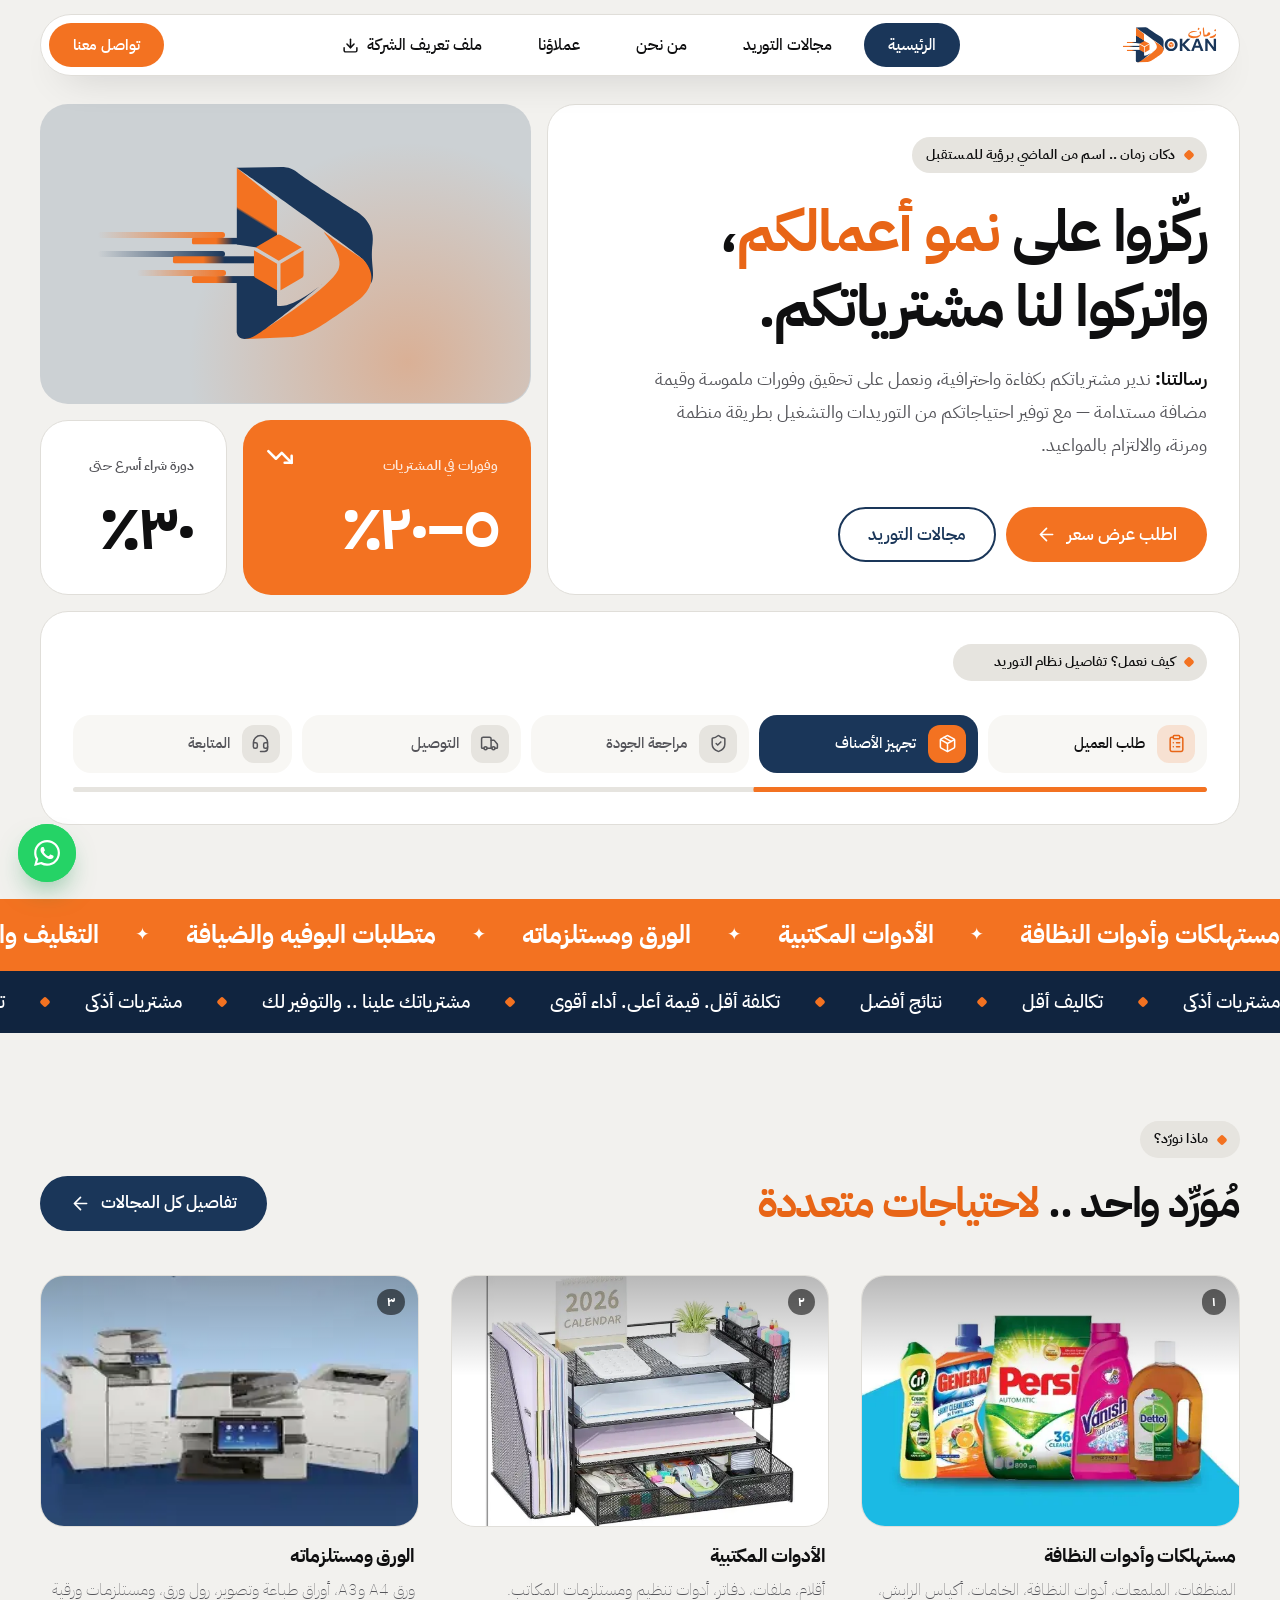
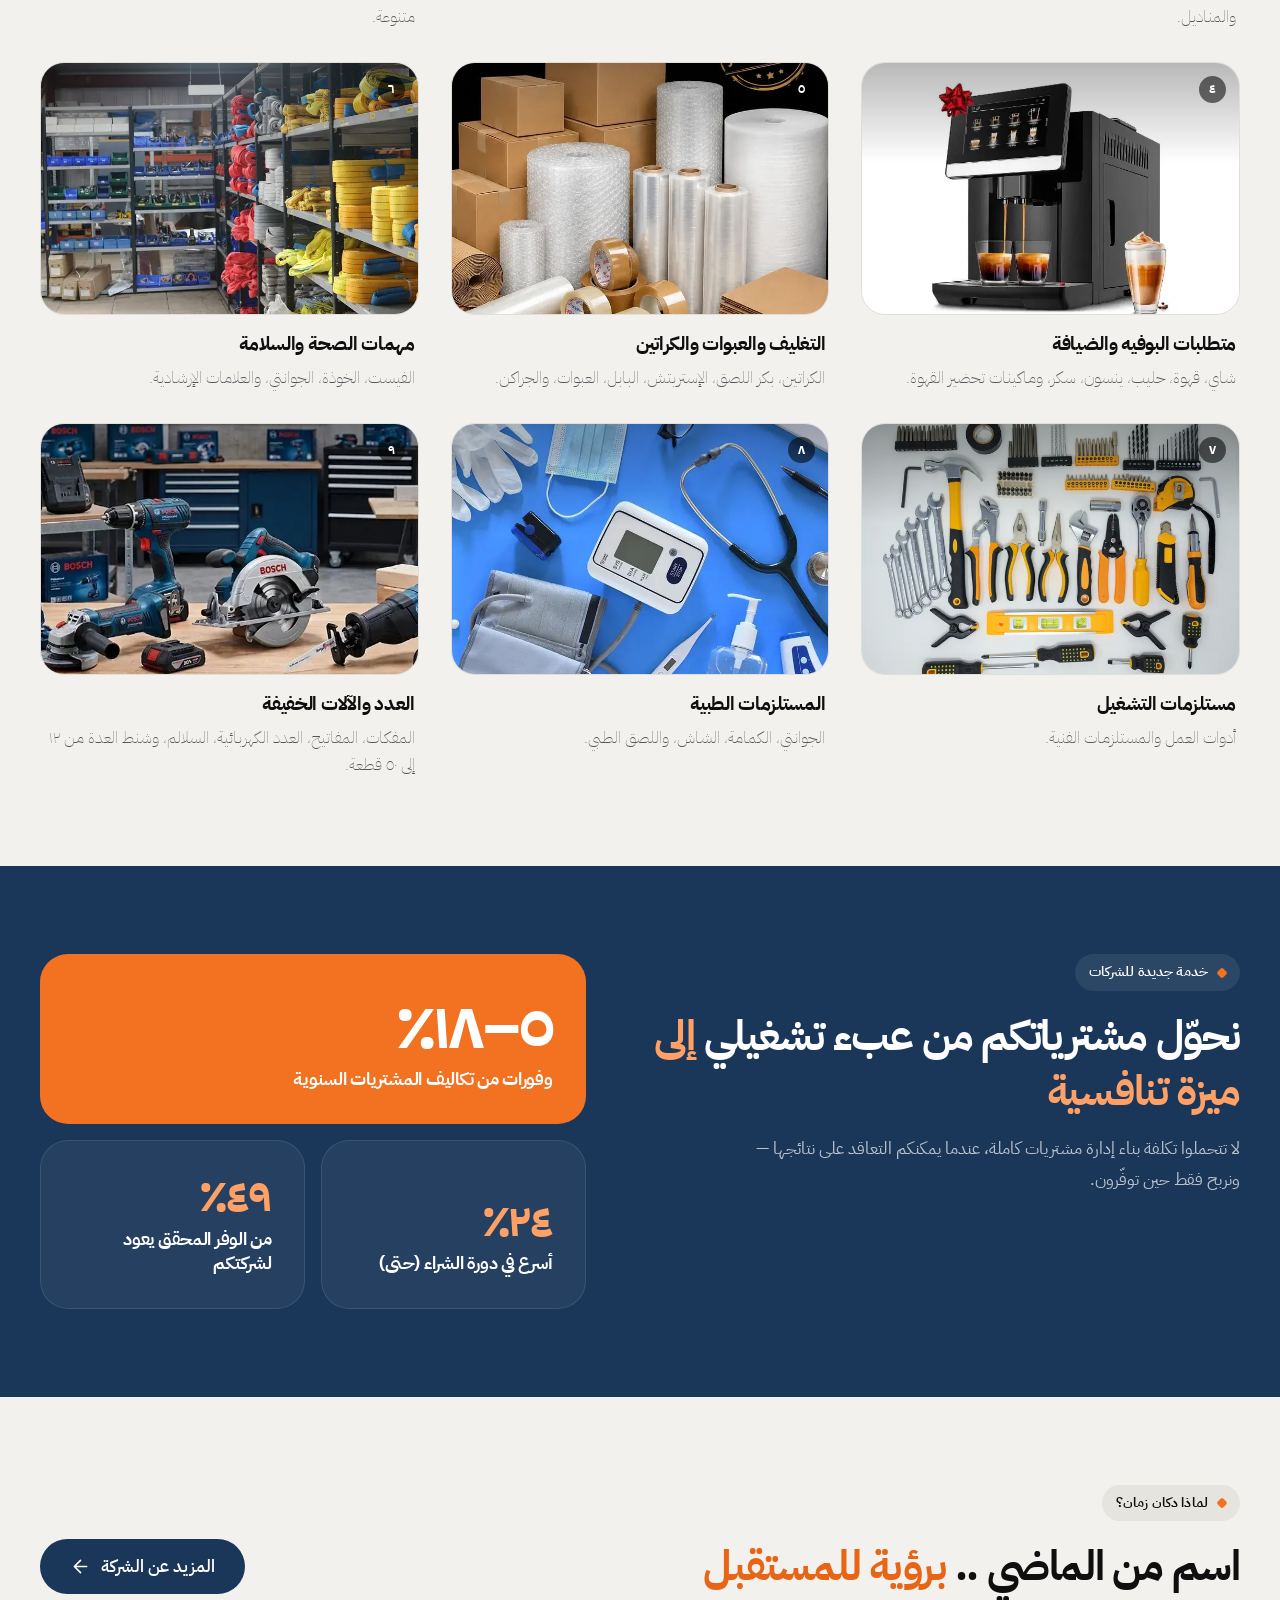
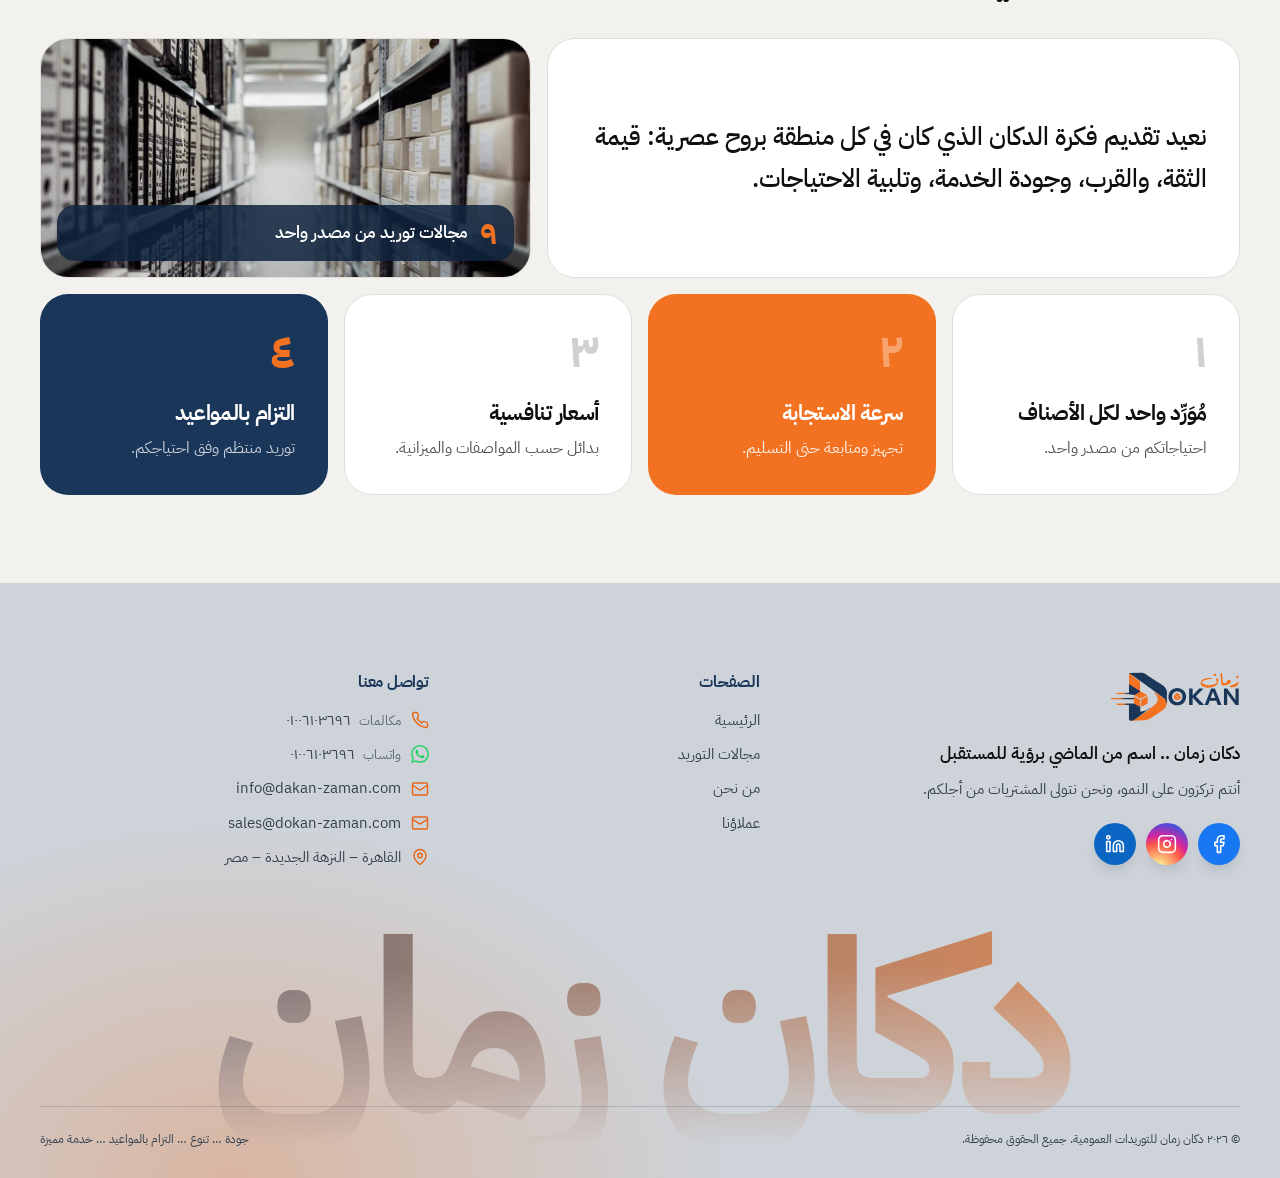
<file: index.html>
<!doctype html>
<html lang="ar" dir="rtl">

<head>
  <meta charset="utf-8">
  <meta name="viewport" content="width=device-width, initial-scale=1">
  <title>دكان زمان | للتوريدات العمومية</title>
  <meta name="description"
    content="دكان زمان .. اسم من الماضي برؤية للمستقبل. ركّزوا على نمو أعمالكم، واتركوا لنا إدارة مشترياتكم بكفاءة واحترافية.">
  <meta name="color-scheme" content="light">
  <meta name="theme-color" content="#F2F1EE">
  <link rel="icon" type="image/svg+xml" href="assets/logos/logo-mark.svg">
  <link rel="preconnect" href="https://fonts.googleapis.com">
  <link rel="preconnect" href="https://fonts.gstatic.com" crossorigin>
  <link rel="preload" as="style" href="https://fonts.googleapis.com/css2?family=IBM+Plex+Sans+Arabic:wght@300;400;500;600;700&display=swap" onload="this.onload=null;this.rel='stylesheet'">
  <noscript><link rel="stylesheet" href="https://fonts.googleapis.com/css2?family=IBM+Plex+Sans+Arabic:wght@300;400;500;600;700&display=swap"></noscript>
  <link rel="stylesheet" href="css/style.css?v=ecbdaaff">
</head>

<body id="top">

  <div data-site="header"></div>
  <noscript><nav class="wrap" style="padding:24px 16px"><a href="index.html">الرئيسية</a> · <a href="categories.html">مجالات التوريد</a> · <a href="about.html">من نحن</a> · <a href="contact.html">تواصل معنا</a></nav></noscript>

  <main>
    <!-- ============ HERO BENTO ============ -->
    <section class="hero" data-anim>
      <div class="wrap bento bento--hero">
        <article class="tile tile--intro" data-reveal>
          <span class="tag"><i></i> دكان زمان .. اسم من الماضي برؤية للمستقبل</span>
          <h1><span class="h1-line">ركّزوا على <span class="hl">نمو أعمالكم</span>،</span> <span class="h1-line">واتركوا لنا مشترياتكم.</span></h1>
          <p><b>رسالتنا:</b> ندير مشترياتكم بكفاءة واحترافية، ونعمل على تحقيق وفورات ملموسة وقيمة مضافة مستدامة — مع
            توفير احتياجاتكم من التوريدات والتشغيل بطريقة منظمة ومرنة، والالتزام بالمواعيد.</p>

          <div class="row-btns">
            <a href="contact.html" class="pill pill--orange pill--lg">اطلب عرض سعر <svg class="ico">
                <use href="#i-arrow" />
              </svg></a>
            <a href="#categories" class="pill pill--line pill--lg">مجالات التوريد</a>
          </div>
        </article>

        <article class="tile tile--blue tile--brand" data-reveal style="--d:.08s">
          <div class="brand-art" aria-hidden="true">
            <span class="brand-art__lines"><i></i><i></i><i></i></span>
            <img src="assets/logos/logo-mark.svg" alt="">
          </div>
        </article>

        <article class="tile tile--orange tile--stat" data-reveal style="--d:.14s">
          <span class="tile__label">وفورات في المشتريات</span>
          <strong class="big"><span class="num"><span data-count="5">٠</span>–<span
                data-count="20">٠</span>٪</span></strong>
          <svg class="ico tile__corner">
            <use href="#i-down" />
          </svg>
        </article>

        <article class="tile tile--stat" data-reveal style="--d:.2s">
          <span class="tile__label">دورة شراء أسرع حتى</span>
          <strong class="big"><span class="num"><span data-count="30">٠</span>٪</span></strong>
        </article>

        <article class="tile tile--track" data-reveal style="--d:.26s" aria-label="مثال على تتبع طلب">
          <div class="track__head">
            <p class="tag"><i></i>كيف نعمل؟ تفاصيل نظام التوريد <svg
                class="ico">
                
              </svg></p>
            <span class="track__status" id="track-status">طلب العميل</span>
          </div>
          <ol class="track" id="track">
            <li><span><svg class="ico">
                  <use href="#i-clipboard" />
                </svg></span>طلب العميل</li>
            <li><span><svg class="ico">
                  <use href="#i-package" />
                </svg></span>تجهيز الأصناف</li>
            <li><span><svg class="ico">
                  <use href="#i-shield" />
                </svg></span>مراجعة الجودة</li>
            <li><span><svg class="ico">
                  <use href="#i-truck" />
                </svg></span>التوصيل</li>
            <li><span><svg class="ico">
                  <use href="#i-headset" />
                </svg></span>المتابعة</li>
          </ol>
          <div class="track__bar"><span id="track-bar"></span></div>

        </article>
      </div>
    </section>

    <!-- ============ DOUBLE TICKER ============ -->
    <div class="ticker" data-anim aria-label="مجالات التوريد ورسائلنا">
      <div class="ticker__row ticker__row--orange">
        <div class="ticker__track">
          <ul>
            <li>مستهلكات وأدوات النظافة</li>
            <li>الأدوات المكتبية</li>
            <li>الورق ومستلزماته</li>
            <li>متطلبات البوفيه والضيافة</li>
            <li>التغليف والعبوات والكراتين</li>
            <li>مهمات الصحة والسلامة</li>
            <li>مستلزمات التشغيل</li>
            <li>المستلزمات الطبية</li>
            <li>العدد والآلات الخفيفة</li>
          </ul>
          <ul aria-hidden="true">
            <li>مستهلكات وأدوات النظافة</li>
            <li>الأدوات المكتبية</li>
            <li>الورق ومستلزماته</li>
            <li>متطلبات البوفيه والضيافة</li>
            <li>التغليف والعبوات والكراتين</li>
            <li>مهمات الصحة والسلامة</li>
            <li>مستلزمات التشغيل</li>
            <li>المستلزمات الطبية</li>
            <li>العدد والآلات الخفيفة</li>
          </ul>
        </div>
      </div>
      <div class="ticker__row ticker__row--dark">
        <div class="ticker__track ticker__track--rev">
          <ul>
            <li>مشتريات أذكى</li>
            <li>تكاليف أقل</li>
            <li>نتائج أفضل</li>
            <li>تكلفة أقل. قيمة أعلى. أداء أقوى</li>
            <li>مشترياتك علينا .. والتوفير لك</li>
          </ul>
          <ul aria-hidden="true">
            <li>مشتريات أذكى</li>
            <li>تكاليف أقل</li>
            <li>نتائج أفضل</li>
            <li>تكلفة أقل. قيمة أعلى. أداء أقوى</li>
            <li>مشترياتك علينا .. والتوفير لك</li>
          </ul>
        </div>
      </div>
    </div>

    <!-- ============ 1) WHAT WE SUPPLY — nine photo cards, details on categories.html ============ -->
    <section class="sec" id="categories">
      <div class="wrap">
        <header class="sec__head sec__head--split" data-reveal>
          <div>
            <span class="tag"><i></i> ماذا نورّد؟</span>
            <h2>مُوَرِّد واحد .. <span class="hl">لاحتياجات متعددة</span></h2>
          </div>
          <a href="categories.html" class="pill pill--dark pill--lg">تفاصيل كل المجالات <svg class="ico">
              <use href="#i-arrow" />
            </svg></a>
        </header>
        <div class="supply-grid supply-grid--compact">
          <article class="supply-card" data-reveal style="--d:0.00s">
            <div class="supply-card__media"><img src="assets/img/categories/cleaning.webp?v=7a54be75" alt="منظفات وأدوات نظافة"
                width="720" height="480" loading="lazy" decoding="async"></div>
            <span class="supply-card__num">١</span>
            <h3><a href="category.html?c=cleaning" class="supply-card__link">مستهلكات وأدوات النظافة</a></h3>
            <p style="font-weight: 20;">المنظفات، الملمعات، أدوات النظافة، الخامات، أكياس الرابش، والمناديل.</p>
          </article>
          <article class="supply-card" data-reveal style="--d:0.06s">
            <div class="supply-card__media"><img src="assets/img/categories/office.webp?v=0637ccbe"
                alt="منظم مكتب بالأوراق والأدوات المكتبية" width="720" height="480" loading="lazy" decoding="async">
            </div>
            <span class="supply-card__num">٢</span>
            <h3><a href="category.html?c=office" class="supply-card__link">الأدوات المكتبية</a></h3>
            <p style="font-weight: 20;">أقلام، ملفات، دفاتر، أدوات تنظيم ومستلزمات المكاتب.</p>
          </article>
          <article class="supply-card" data-reveal style="--d:0.12s">
            <div class="supply-card__media"><img src="assets/img/categories/paper.webp?v=80b0c609" alt="ماكينات طباعة وتصوير"
                width="720" height="480" loading="lazy" decoding="async"></div>
            <span class="supply-card__num">٣</span>
            <h3><a href="category.html?c=paper" class="supply-card__link">الورق ومستلزماته</a></h3>
            <p style="font-weight: 20;">ورق A4 وA3، أوراق طباعة وتصوير، رول ورق، ومستلزمات ورقية متنوعة.</p>
          </article>
          <article class="supply-card" data-reveal style="--d:0.00s">
            <div class="supply-card__media"><img src="assets/img/categories/buffet.webp?v=368095a1" alt="ماكينة تحضير قهوة"
                width="720" height="480" loading="lazy" decoding="async"></div>
            <span class="supply-card__num">٤</span>
            <h3><a href="category.html?c=buffet" class="supply-card__link">متطلبات البوفيه والضيافة</a></h3>
            <p style="font-weight: 20;">شاي، قهوة، حليب، ينسون، سكر، وماكينات تحضير القهوة.</p>
          </article>
          <article class="supply-card" data-reveal style="--d:0.06s">
            <div class="supply-card__media"><img src="assets/img/categories/packaging.webp?v=100e6e05"
                alt="كراتين وبكر لصق ورولات تغليف" width="720" height="480" loading="lazy" decoding="async"></div>
            <span class="supply-card__num">٥</span>
            <h3><a href="category.html?c=packaging" class="supply-card__link">التغليف والعبوات والكراتين</a></h3>
            <p style="font-weight: 20;">الكراتين، بكر اللصق، الإستريتش، البابل، العبوات، والجراكن.</p>
          </article>
          <article class="supply-card" data-reveal style="--d:0.12s">
            <div class="supply-card__media"><img src="assets/img/categories/safety.webp?v=f820139d"
                alt="رفوف مهمات الصحة والسلامة" width="720" height="480" loading="lazy" decoding="async"></div>
            <span class="supply-card__num">٦</span>
            <h3><a href="category.html?c=safety" class="supply-card__link">مهمات الصحة والسلامة</a></h3>
            <p style="font-weight: 20;">الفيست، الخوذة، الجوانتي، والعلامات الإرشادية.</p>
          </article>
          <article class="supply-card" data-reveal style="--d:0.00s">
            <div class="supply-card__media"><img src="assets/img/categories/operations.webp?v=0b1de168"
                alt="طقم عدد صيانة متكامل" width="720" height="480" loading="lazy" decoding="async"></div>
            <span class="supply-card__num">٧</span>
            <h3><a href="category.html?c=operations" class="supply-card__link">مستلزمات التشغيل</a></h3>
            <p style="font-weight: 20;">أدوات العمل والمستلزمات الفنية.</p>
          </article>
          <article class="supply-card" data-reveal style="--d:0.06s">
            <div class="supply-card__media"><img src="assets/img/categories/medical.webp?v=cc4c0b6e"
                alt="مستلزمات طبية: جوانتي وكمامات وسماعة" width="720" height="480" loading="lazy" decoding="async">
            </div>
            <span class="supply-card__num">٨</span>
            <h3><a href="category.html?c=medical" class="supply-card__link">المستلزمات الطبية</a></h3>
            <p style="font-weight: 20;">الجوانتي، الكمامة، الشاش، واللصق الطبي.</p>
          </article>
          <article class="supply-card" data-reveal style="--d:0.12s">
            <div class="supply-card__media"><img src="assets/img/categories/tools.webp?v=1e449ba0" alt="عدد وآلات خفيفة"
                width="720" height="480" loading="lazy" decoding="async"></div>
            <span class="supply-card__num">٩</span>
            <h3><a href="category.html?c=tools" class="supply-card__link">العدد والآلات الخفيفة</a></h3>
            <p style="font-weight: 20;">المفكات، المفاتيح، العدد الكهربائية، السلالم، وشنط العدة من ١٢ إلى ٥٠ قطعة.</p>
          </article>
        </div>
      </div>
    </section>

    <!-- ============ 2) FLAGSHIP SERVICE — three numbers, details on about.html#procurement ============ -->
    <section class="sec band" style="background: var(--blue);" id="procurement">
      <div class="wrap band-lite">
        <header class="sec__head" data-reveal>
          <span class="tag tag--light"><i></i> خدمة جديدة للشركات</span>
          <h2>نحوّل مشترياتكم من عبء تشغيلي <span class="hl">إلى ميزة تنافسية</span></h2>
          <p class="sec__lead">لا تتحملوا تكلفة بناء إدارة مشتريات كاملة، عندما يمكنكم التعاقد على نتائجها — ونربح فقط
            حين توفّرون.</p>
        </header>
        <div class="bento bento--value">
          <article class="tile tile--orange vtile vtile--big" data-reveal>
            <strong class="big"><span class="num"><span data-count="5">٠</span>–<span
                  data-count="20">٠</span>٪</span></strong>
            <h3>وفورات من تكاليف المشتريات السنوية</h3>
          </article>
          <article class="tile tile--glass vtile" data-reveal style="--d:.06s">
            <strong class="big big--sm"><span class="num"><span data-count="30">٠</span>٪</span></strong>
            <h3>أسرع في دورة الشراء (حتى)</h3>
          </article>
          <article class="tile tile--glass vtile" data-reveal style="--d:.12s">
            <strong class="big big--sm"><span class="num"><span data-count="60">٠</span>٪</span></strong>
            <h3>من الوفر المحقق يعود لشركتكم</h3>
          </article>
        </div>
      </div>
    </section>

    <!-- ============ 3) WHY US — trust in four points, full story on about.html ============ -->
    <section class="sec" id="about">
      <div class="wrap">
        <header class="sec__head sec__head--split" data-reveal>
          <div>
            <span class="tag"><i></i> لماذا دكان زمان؟</span>
            <h2>اسم من الماضي .. <span class="hl">برؤية للمستقبل</span></h2>
          </div>
          <a href="about.html" class="pill pill--dark pill--lg">المزيد عن الشركة <svg class="ico">
              <use href="#i-arrow" />
            </svg></a>
        </header>
        <div class="bento bento--about">
          <article class="tile tile--wide" data-reveal>
            <p class="quote">نعيد تقديم فكرة الدكان الذي كان في كل منطقة بروح عصرية: قيمة الثقة، والقرب، وجودة الخدمة،
              وتلبية الاحتياجات.</p>
          </article>
          <figure class="tile tile--photo about-photo about-photo--short" data-reveal style="--d:.04s">
            <img src="assets/img/site/warehouse.webp" alt="مستودع منظم بأرفف مليئة بالأصناف" width="1280" height="853"
              loading="lazy" decoding="async">
            <figcaption><b>٩</b> مجالات توريد من مصدر واحد</figcaption>
          </figure>
          <article class="tile pillar2" data-reveal><b class="pillar2__n">١</b>
            <h3>مُوَرِّد واحد لكل الأصناف</h3>
            <p>احتياجاتكم من مصدر واحد.</p>
          </article>
          <article class="tile pillar2 tile--orange" data-reveal style="--d:.06s"><b class="pillar2__n">٢</b>
            <h3>سرعة الاستجابة</h3>
            <p>تجهيز ومتابعة حتى التسليم.</p>
          </article>
          <article class="tile pillar2" data-reveal style="--d:.12s"><b class="pillar2__n">٣</b>
            <h3>أسعار تنافسية</h3>
            <p>بدائل حسب المواصفات والميزانية.</p>
          </article>
          <article class="tile pillar2 tile--dark" data-reveal style="--d:.18s"><b class="pillar2__n">٤</b>
            <h3>التزام بالمواعيد</h3>
            <p>توريد منتظم وفق احتياجكم.</p>
          </article>
        </div>
      </div>
    </section>
  </main>

  <div data-site="footer"></div>

  <script src="js/layout.js?v=dec5ffda" defer></script>

  <script src="js/main.js?v=ed429688" defer></script>
</body>

</html>
</file>
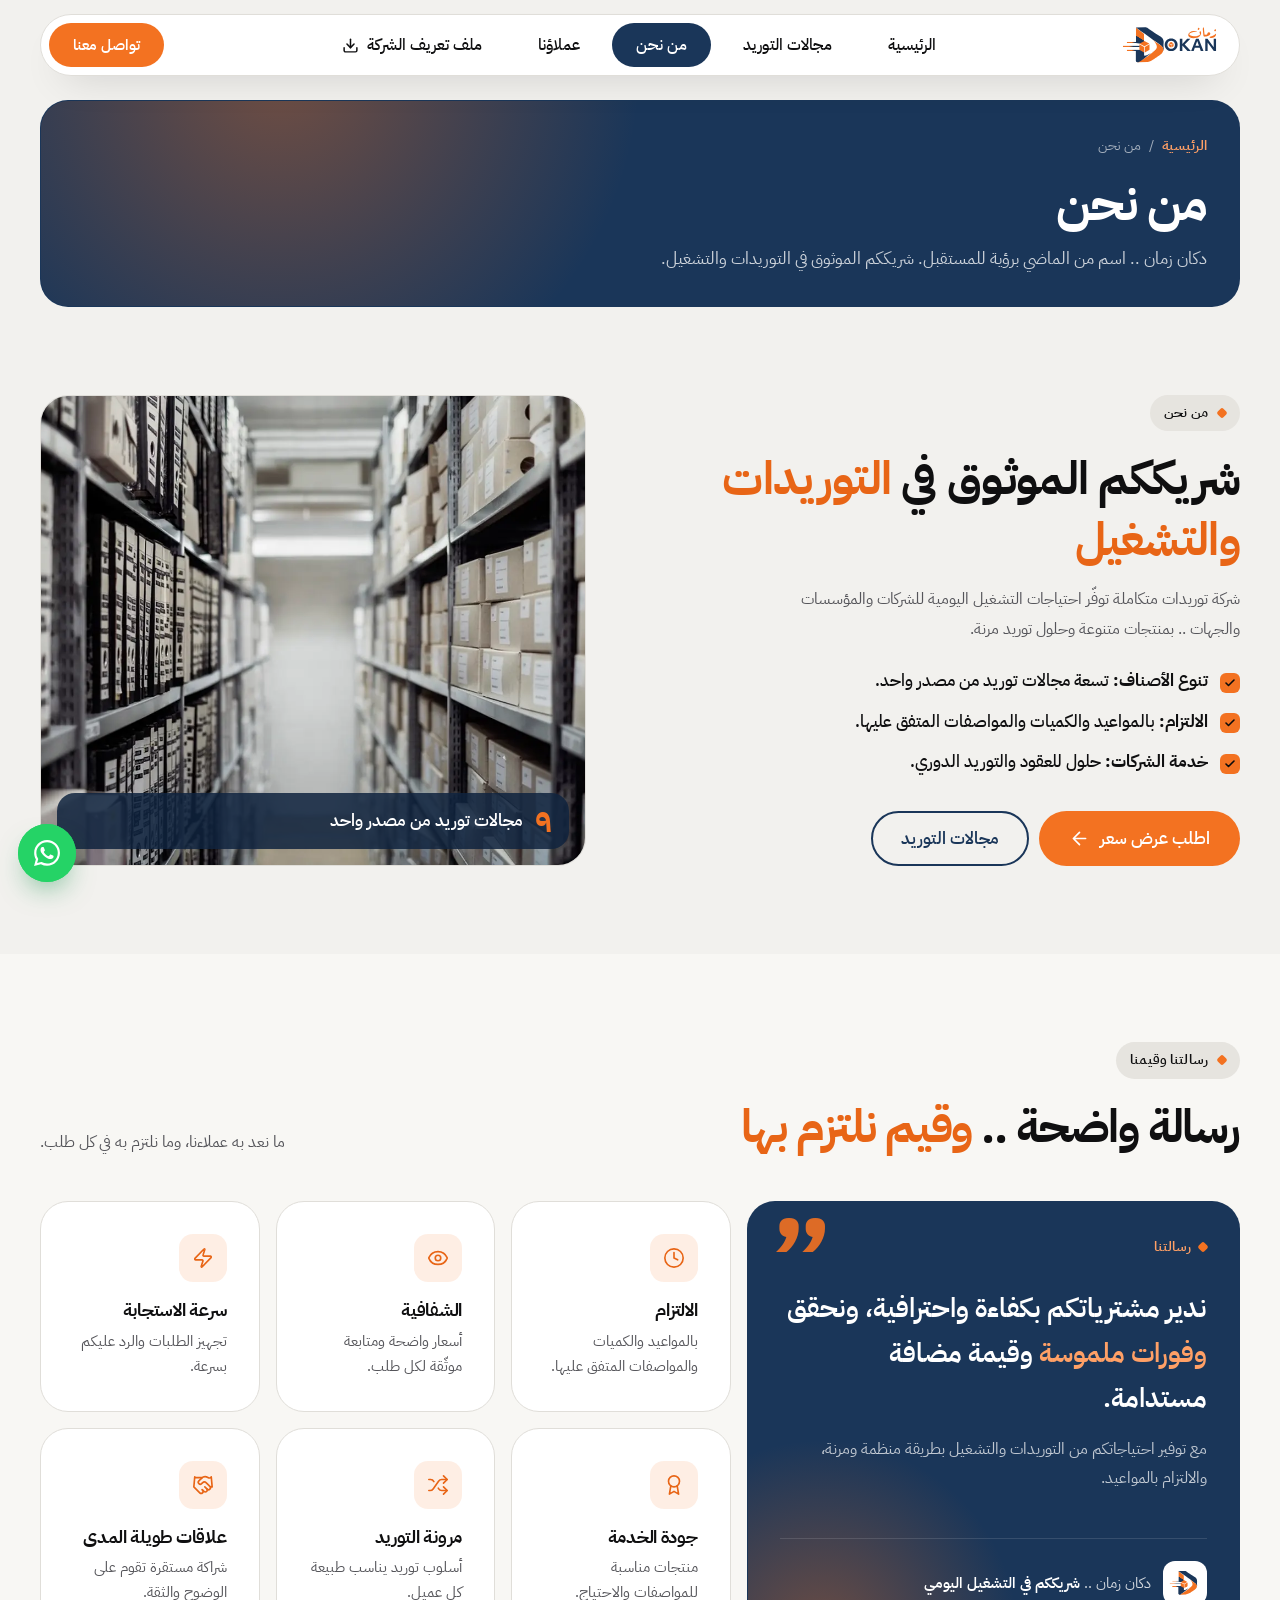
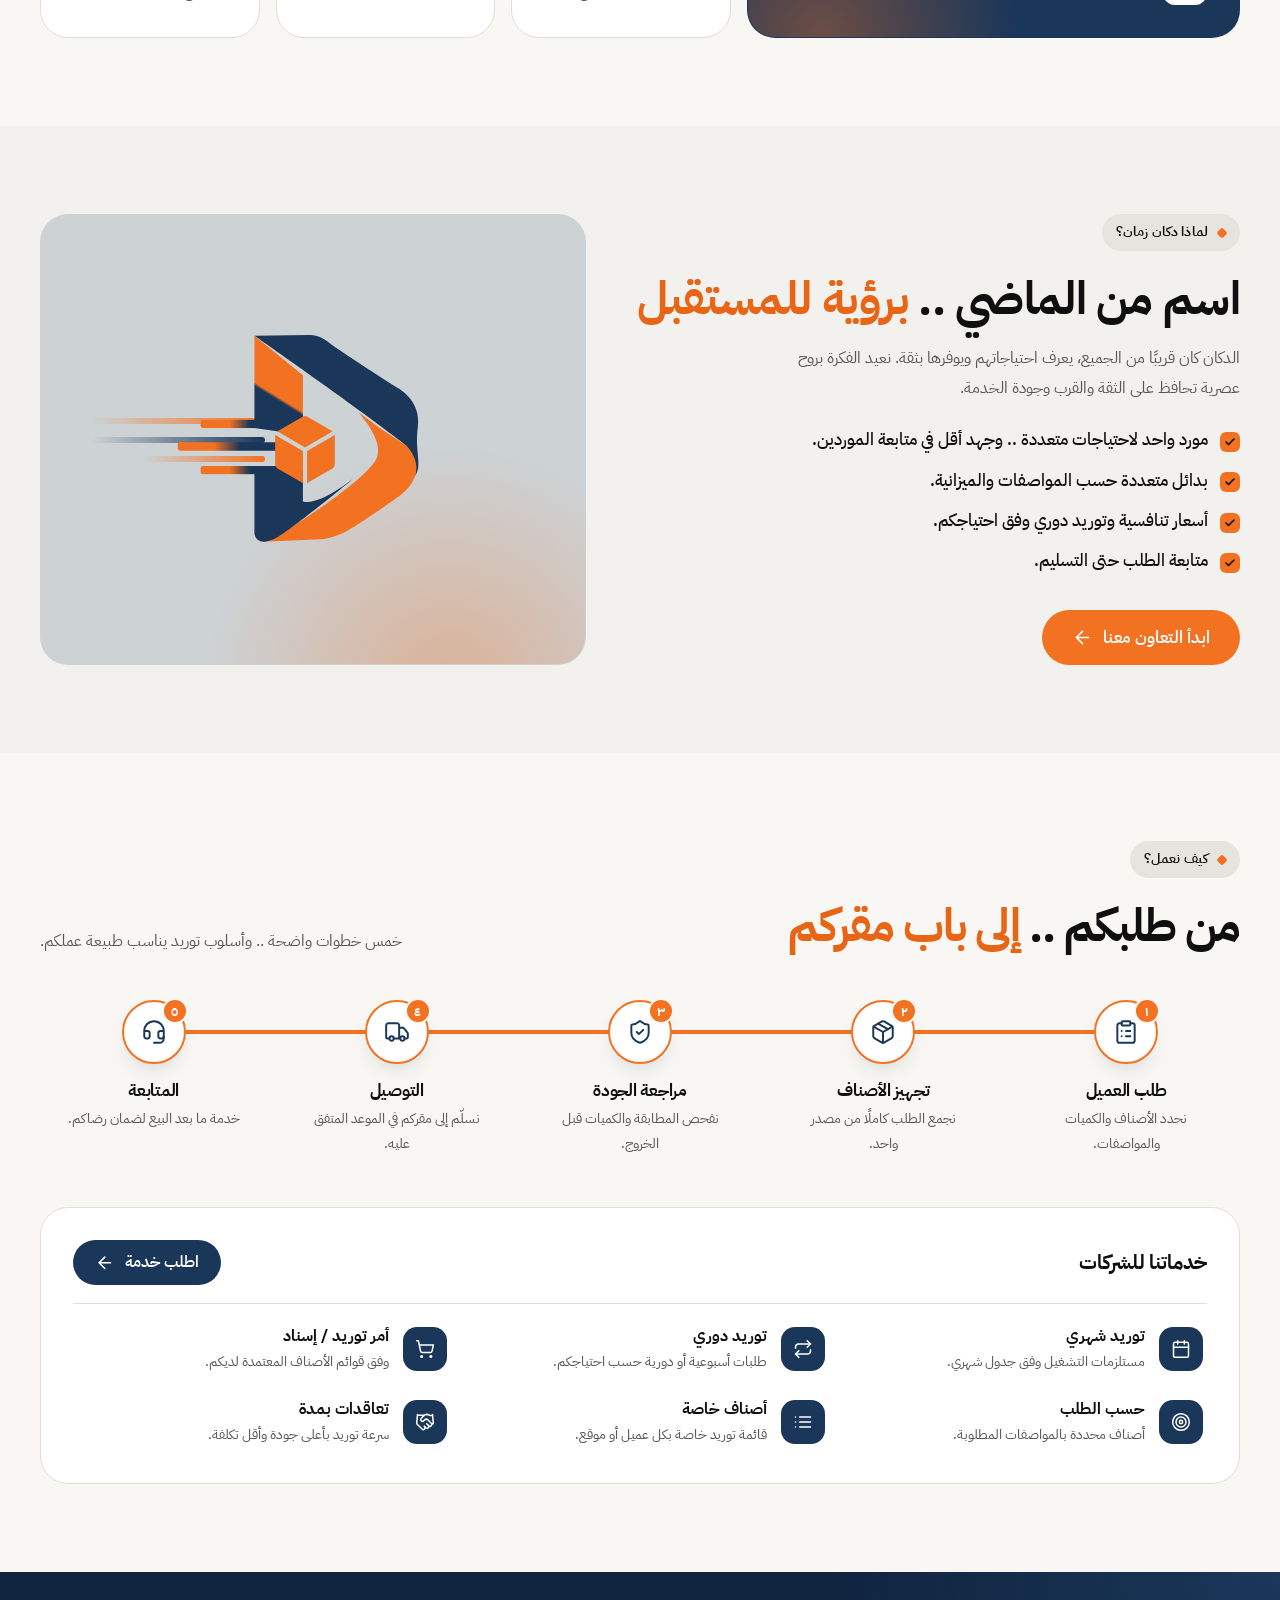
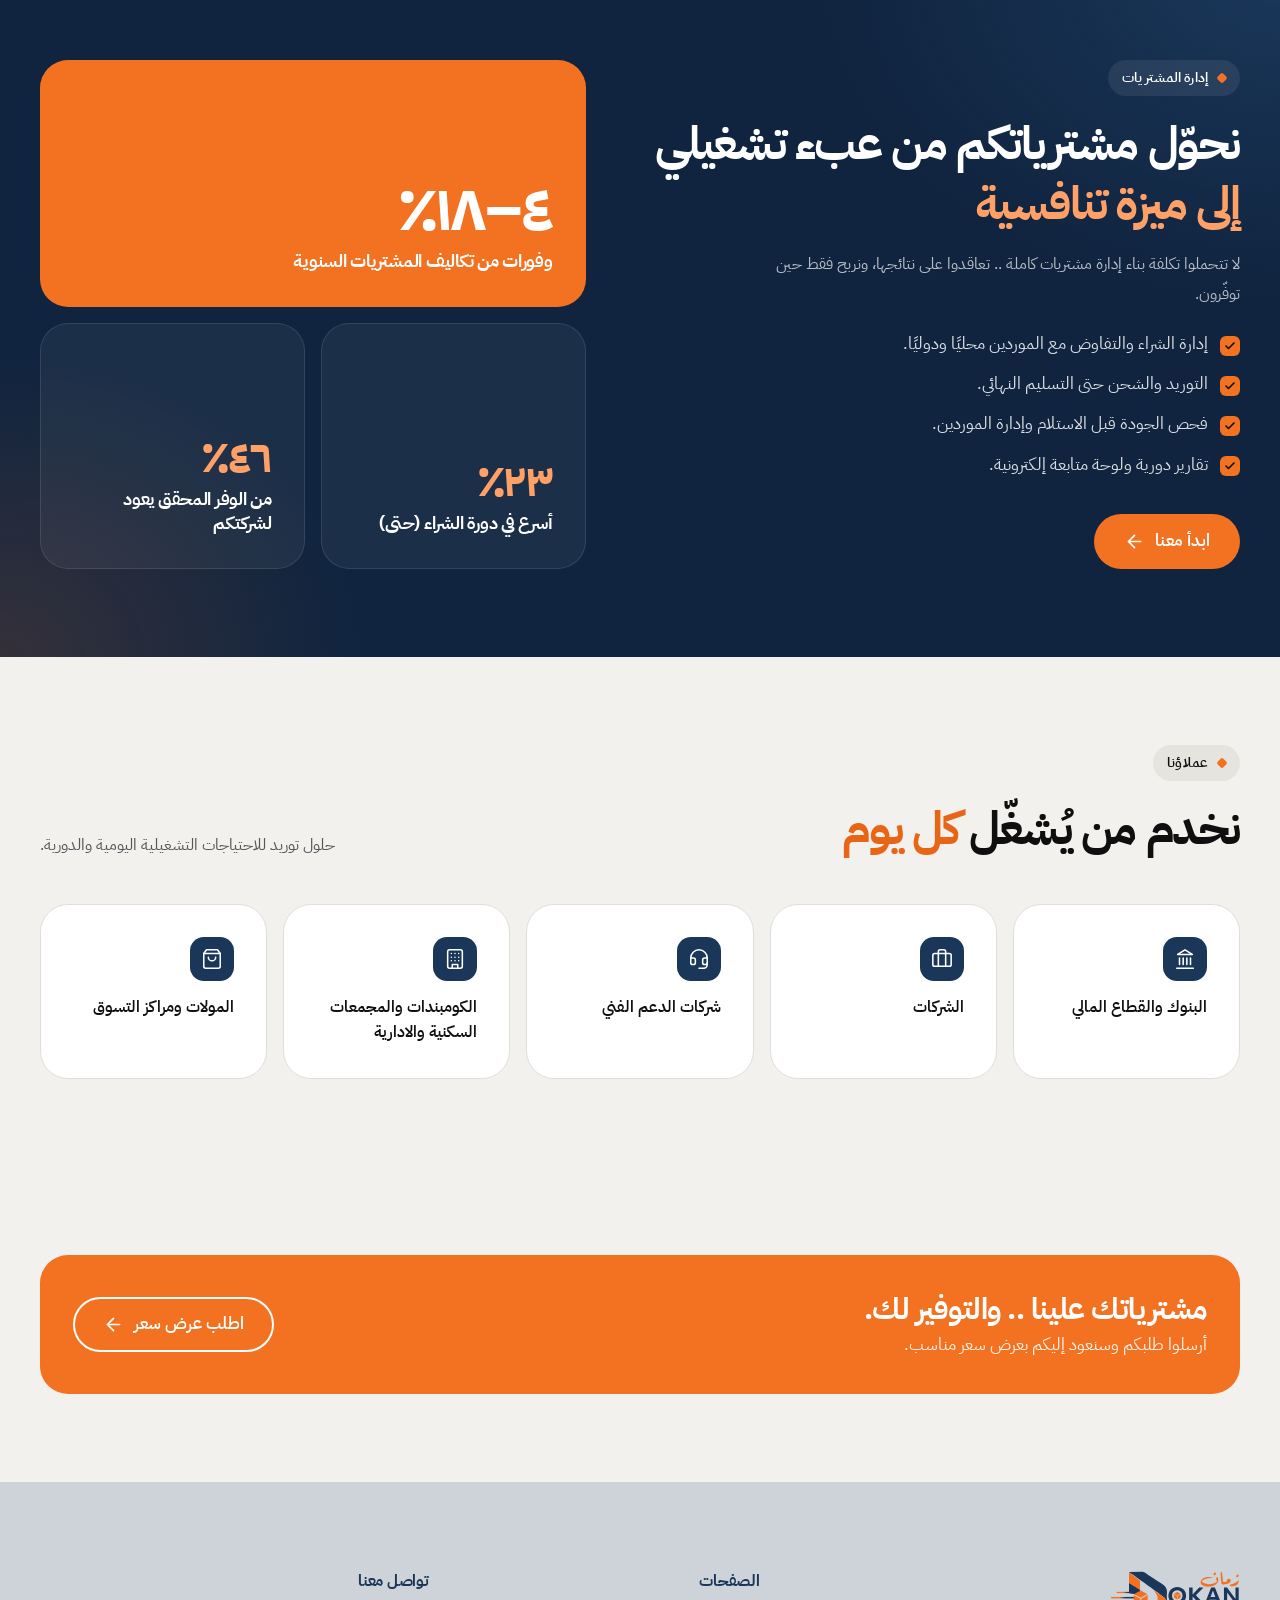
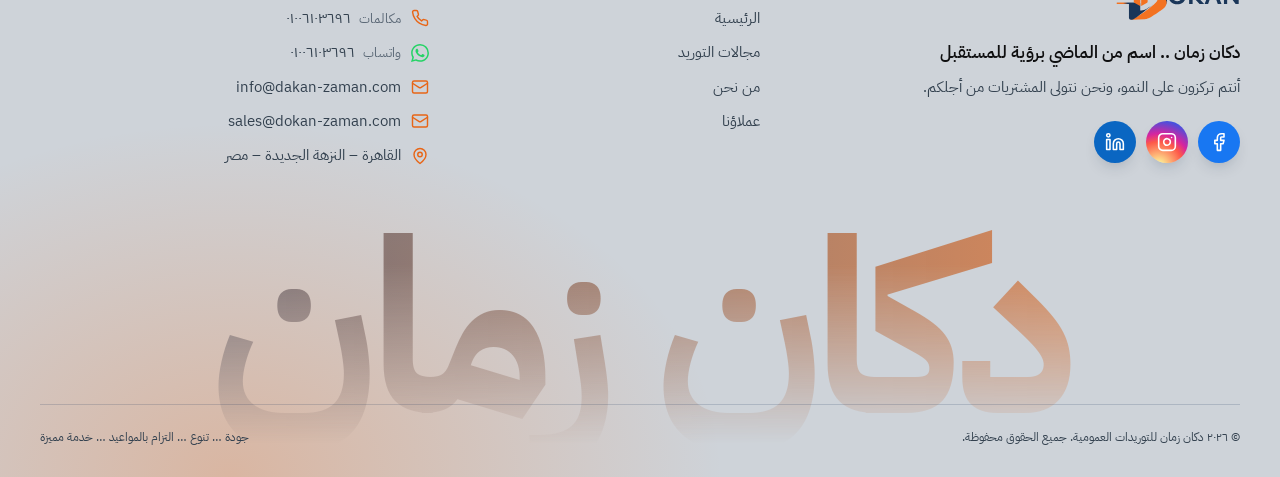
<file: about.html>
<!doctype html>
<html lang="ar" dir="rtl">
<head>
  <meta charset="utf-8">
  <meta name="viewport" content="width=device-width, initial-scale=1">
  <title>من نحن | دكان زمان</title>
  <meta name="description" content="تعرّف على دكان زمان للتوريدات العمومية: رسالتنا وقيمنا، كيف نعمل، وخدمة إدارة المشتريات للشركات.">
  <meta name="color-scheme" content="light">
  <meta name="theme-color" content="#F2F1EE">
  <link rel="icon" type="image/svg+xml" href="assets/logos/logo-mark.svg">
  <link rel="preconnect" href="https://fonts.googleapis.com">
  <link rel="preconnect" href="https://fonts.gstatic.com" crossorigin>
  <link rel="preload" as="style" href="https://fonts.googleapis.com/css2?family=IBM+Plex+Sans+Arabic:wght@300;400;500;600;700&display=swap" onload="this.onload=null;this.rel='stylesheet'">
  <noscript><link rel="stylesheet" href="https://fonts.googleapis.com/css2?family=IBM+Plex+Sans+Arabic:wght@300;400;500;600;700&display=swap"></noscript>
  <link rel="stylesheet" href="css/style.css?v=ecbdaaff">
</head>
<body id="top">

  <div data-site="header"></div>
  <noscript><nav class="wrap" style="padding:24px 16px"><a href="index.html">الرئيسية</a> · <a href="categories.html">مجالات التوريد</a> · <a href="about.html">من نحن</a> · <a href="contact.html">تواصل معنا</a></nav></noscript>

  <main class="ab">
    <section class="page-hero2">
      <div class="wrap">
        <div class="tile tile--dark page-hero2__tile" data-reveal>
          <nav class="crumbs2" aria-label="مسار الصفحة"><a href="index.html">الرئيسية</a><span aria-hidden="true">/</span><span aria-current="page">من نحن</span></nav>
          <h1>من نحن</h1>
          <p>دكان زمان .. اسم من الماضي برؤية للمستقبل. شريككم الموثوق في التوريدات والتشغيل.</p>
        </div>
      </div>
    </section>

    <!-- ============ 1) WHO WE ARE — text + CTA | photo ============ -->
    <section class="sec" id="about">
      <div class="wrap ab-split">
        <div class="ab-split__text" data-reveal>
          <span class="tag"><i></i> من نحن</span>
          <h2>شريككم الموثوق في <span class="hl">التوريدات والتشغيل</span></h2>
          <p class="sec__lead">شركة توريدات متكاملة توفّر احتياجات التشغيل اليومية للشركات والمؤسسات والجهات .. بمنتجات متنوعة وحلول توريد مرنة.</p>
          <ul class="ticks ticks--dark ab-points">
            <li><b>تنوع الأصناف:</b> تسعة مجالات توريد من مصدر واحد.</li>
            <li><b>الالتزام:</b> بالمواعيد والكميات والمواصفات المتفق عليها.</li>
            <li><b>خدمة الشركات:</b> حلول للعقود والتوريد الدوري.</li>
          </ul>
          <div class="row-btns">
            <a href="contact.html" class="pill pill--orange pill--lg">اطلب عرض سعر <svg class="ico"><use href="#i-arrow"/></svg></a>
            <a href="categories.html" class="pill pill--line pill--lg">مجالات التوريد</a>
          </div>
        </div>
        <figure class="tile tile--photo ab-photo" data-reveal style="--d:.06s">
          <img src="assets/img/site/warehouse.webp" alt="مستودع منظم بأرفف مليئة بالأصناف" width="1280" height="853" loading="lazy" decoding="async">
          <figcaption><b>٩</b> مجالات توريد من مصدر واحد</figcaption>
        </figure>
      </div>
    </section>

    <!-- ============ 2) MISSION + VALUES ============ -->
    <section class="sec sec--tint" id="mission">
      <div class="wrap">
        <header class="sec__head sec__head--split" data-reveal>
          <div>
            <span class="tag"><i></i> رسالتنا وقيمنا</span>
            <h2>رسالة واضحة .. <span class="hl">وقيم نلتزم بها</span></h2>
          </div>
          <p class="sec__lead">ما نعد به عملاءنا، وما نلتزم به في كل طلب.</p>
        </header>
        <div class="mv-grid">
          <article class="tile mv-mission" data-reveal>
            <span class="mv-mission__label">رسالتنا</span>
            <span class="mv-mission__quote" aria-hidden="true">”</span>
            <p class="mv-mission__text">ندير مشترياتكم بكفاءة واحترافية، ونحقق <span class="hl">وفورات ملموسة</span> وقيمة مضافة مستدامة.</p>
            <p class="mv-mission__sub">مع توفير احتياجاتكم من التوريدات والتشغيل بطريقة منظمة ومرنة، والالتزام بالمواعيد.</p>
            <div class="mv-mission__sign">
              <img src="assets/logos/logo-mark.svg" alt="" width="44" height="44" loading="lazy">
              <span>دكان زمان .. <b>شريككم في التشغيل اليومي</b></span>
            </div>
          </article>
          <ul class="mv-values">
            <li class="tile mv-value" data-reveal style="--d:0.00s">
              <span class="mv-value__ico"><svg class="ico"><use href="#i-clock"/></svg></span>
              <h3>الالتزام</h3>
              <p>بالمواعيد والكميات والمواصفات المتفق عليها.</p>
            </li>
            <li class="tile mv-value" data-reveal style="--d:0.06s">
              <span class="mv-value__ico"><svg class="ico"><use href="#i-eye"/></svg></span>
              <h3>الشفافية</h3>
              <p>أسعار واضحة ومتابعة موثّقة لكل طلب.</p>
            </li>
            <li class="tile mv-value" data-reveal style="--d:0.12s">
              <span class="mv-value__ico"><svg class="ico"><use href="#i-zap"/></svg></span>
              <h3>سرعة الاستجابة</h3>
              <p>تجهيز الطلبات والرد عليكم بسرعة.</p>
            </li>
            <li class="tile mv-value" data-reveal style="--d:0.00s">
              <span class="mv-value__ico"><svg class="ico"><use href="#i-award"/></svg></span>
              <h3>جودة الخدمة</h3>
              <p>منتجات مناسبة للمواصفات والاحتياج.</p>
            </li>
            <li class="tile mv-value" data-reveal style="--d:0.06s">
              <span class="mv-value__ico"><svg class="ico"><use href="#i-shuffle"/></svg></span>
              <h3>مرونة التوريد</h3>
              <p>أسلوب توريد يناسب طبيعة كل عميل.</p>
            </li>
            <li class="tile mv-value" data-reveal style="--d:0.12s">
              <span class="mv-value__ico"><svg class="ico"><use href="#i-handshake"/></svg></span>
              <h3>علاقات طويلة المدى</h3>
              <p>شراكة مستقرة تقوم على الوضوح والثقة.</p>
            </li>
          </ul>
        </div>
      </div>
    </section>

    <!-- ============ 3) WHY DOKAN ZAMAN — text + CTA | brand mark ============ -->
    <section class="sec" id="why">
      <div class="wrap ab-split">
        <div class="ab-split__text" data-reveal>
          <span class="tag"><i></i> لماذا دكان زمان؟</span>
          <h2>اسم من الماضي .. <span class="hl">برؤية للمستقبل</span></h2>
          <p class="sec__lead">الدكان كان قريبًا من الجميع، يعرف احتياجاتهم ويوفرها بثقة. نعيد الفكرة بروح عصرية تحافظ على الثقة والقرب وجودة الخدمة.</p>
          <ul class="ticks ticks--dark ab-points">
            <li>مورد واحد لاحتياجات متعددة .. وجهد أقل في متابعة الموردين.</li>
            <li>بدائل متعددة حسب المواصفات والميزانية.</li>
            <li>أسعار تنافسية وتوريد دوري وفق احتياجكم.</li>
            <li>متابعة الطلب حتى التسليم.</li>
          </ul>
          <div class="row-btns">
            <a href="contact.html" class="pill pill--orange pill--lg">ابدأ التعاون معنا <svg class="ico"><use href="#i-arrow"/></svg></a>
          </div>
        </div>
        <div class="tile ab-mark" data-reveal style="--d:.06s" aria-hidden="true">
          <div class="brand-art">
            <span class="brand-art__lines"><i></i><i></i><i></i></span>
            <img src="assets/logos/logo-mark.svg" alt="">
          </div>
        </div>
      </div>
    </section>

    <!-- ============ 4) HOW WE WORK ============ -->
    <section class="sec sec--tint" id="process">
      <div class="wrap">
        <header class="sec__head sec__head--split" data-reveal>
          <div>
            <span class="tag"><i></i> كيف نعمل؟</span>
            <h2>من طلبكم .. <span class="hl">إلى باب مقركم</span></h2>
          </div>
          <p class="sec__lead">خمس خطوات واضحة .. وأسلوب توريد يناسب طبيعة عملكم.</p>
        </header>
        <ol class="hw-steps" data-reveal>
          <li data-reveal style="--d:0.00s">
            <span class="hw-node"><svg class="ico"><use href="#i-clipboard"/></svg><b>١</b></span>
            <div><h3>طلب العميل</h3><p>نحدد الأصناف والكميات والمواصفات.</p></div>
          </li>
          <li data-reveal style="--d:0.12s">
            <span class="hw-node"><svg class="ico"><use href="#i-package"/></svg><b>٢</b></span>
            <div><h3>تجهيز الأصناف</h3><p>نجمع الطلب كاملًا من مصدر واحد.</p></div>
          </li>
          <li data-reveal style="--d:0.24s">
            <span class="hw-node"><svg class="ico"><use href="#i-shield"/></svg><b>٣</b></span>
            <div><h3>مراجعة الجودة</h3><p>نفحص المطابقة والكميات قبل الخروج.</p></div>
          </li>
          <li data-reveal style="--d:0.36s">
            <span class="hw-node"><svg class="ico"><use href="#i-truck"/></svg><b>٤</b></span>
            <div><h3>التوصيل</h3><p>نسلّم إلى مقركم في الموعد المتفق عليه.</p></div>
          </li>
          <li data-reveal style="--d:0.48s">
            <span class="hw-node"><svg class="ico"><use href="#i-headset"/></svg><b>٥</b></span>
            <div><h3>المتابعة</h3><p>خدمة ما بعد البيع لضمان رضاكم.</p></div>
          </li>
        </ol>
        <div class="tile hw-svc" data-reveal>
          <div class="hw-svc__head">
            <h3>خدماتنا للشركات</h3>
            <a href="contact.html" class="pill pill--dark">اطلب خدمة <svg class="ico"><use href="#i-arrow"/></svg></a>
          </div>
          <ul>
            <li><span class="hw-svc__ico"><svg class="ico"><use href="#i-calendar"/></svg></span><div><h4>توريد شهري</h4><p>مستلزمات التشغيل وفق جدول شهري.</p></div></li>
            <li><span class="hw-svc__ico"><svg class="ico"><use href="#i-repeat"/></svg></span><div><h4>توريد دوري</h4><p>طلبات أسبوعية أو دورية حسب احتياجكم.</p></div></li>
            <li><span class="hw-svc__ico"><svg class="ico"><use href="#i-cart"/></svg></span><div><h4>أمر توريد / إسناد</h4><p>وفق قوائم الأصناف المعتمدة لديكم.</p></div></li>
            <li><span class="hw-svc__ico"><svg class="ico"><use href="#i-target"/></svg></span><div><h4>حسب الطلب</h4><p>أصناف محددة بالمواصفات المطلوبة.</p></div></li>
            <li><span class="hw-svc__ico"><svg class="ico"><use href="#i-list"/></svg></span><div><h4>أصناف خاصة</h4><p>قائمة توريد خاصة بكل عميل أو موقع.</p></div></li>
            <li><span class="hw-svc__ico"><svg class="ico"><use href="#i-handshake"/></svg></span><div><h4>تعاقدات بمدة</h4><p>سرعة توريد بأعلى جودة وأقل تكلفة.</p></div></li>
          </ul>
        </div>
      </div>
    </section>

    <!-- ============ 5) PROCUREMENT MANAGEMENT — text + CTA | numbers ============ -->
    <section class="sec band" id="procurement" data-anim>
      <div class="wrap band-lite">
        <header class="sec__head" data-reveal>
          <span class="tag tag--light"><i></i> إدارة المشتريات</span>
          <h2>نحوّل مشترياتكم من عبء تشغيلي <span class="hl">إلى ميزة تنافسية</span></h2>
          <p class="sec__lead">لا تتحملوا تكلفة بناء إدارة مشتريات كاملة .. تعاقدوا على نتائجها، ونربح فقط حين توفّرون.</p>
          <ul class="ticks">
            <li>إدارة الشراء والتفاوض مع الموردين محليًا ودوليًا.</li>
            <li>التوريد والشحن حتى التسليم النهائي.</li>
            <li>فحص الجودة قبل الاستلام وإدارة الموردين.</li>
            <li>تقارير دورية ولوحة متابعة إلكترونية.</li>
          </ul>
          <div class="row-btns"><a href="contact.html" class="pill pill--orange pill--lg">ابدأ معنا <svg class="ico"><use href="#i-arrow"/></svg></a></div>
        </header>
        <div class="bento bento--value">
          <article class="tile tile--orange vtile vtile--big" data-reveal>
            <strong class="big"><span class="num"><span data-count="5">٠</span>–<span data-count="20">٠</span>٪</span></strong>
            <h3>وفورات من تكاليف المشتريات السنوية</h3>
          </article>
          <article class="tile tile--glass vtile" data-reveal style="--d:.06s">
            <strong class="big big--sm"><span class="num"><span data-count="30">٠</span>٪</span></strong>
            <h3>أسرع في دورة الشراء (حتى)</h3>
          </article>
          <article class="tile tile--glass vtile" data-reveal style="--d:.12s">
            <strong class="big big--sm"><span class="num"><span data-count="60">٠</span>٪</span></strong>
            <h3>من الوفر المحقق يعود لشركتكم</h3>
          </article>
        </div>
      </div>
    </section>

    <!-- ============ 6) OUR CLIENTS ============ -->
    <section class="sec" id="clients">
      <div class="wrap">
        <header class="sec__head sec__head--split" data-reveal>
          <div>
            <span class="tag"><i></i> عملاؤنا</span>
            <h2>نخدم من يُشغّل <span class="hl">كل يوم</span></h2>
          </div>
          <p class="sec__lead">حلول توريد للاحتياجات التشغيلية اليومية والدورية.</p>
        </header>
        <ul class="ab-clients">
          <li class="tile" data-reveal style="--d:0.00s"><svg class="ico"><use href="#i-landmark"/></svg><span>البنوك والقطاع المالي</span></li>
          <li class="tile" data-reveal style="--d:0.05s"><svg class="ico"><use href="#i-briefcase"/></svg><span>الشركات</span></li>
          <li class="tile" data-reveal style="--d:0.10s"><svg class="ico"><use href="#i-headset"/></svg><span>شركات الدعم الفني</span></li>
          <li class="tile" data-reveal style="--d:0.15s"><svg class="ico"><use href="#i-building"/></svg><span>الكومبندات والمجمعات السكنية والادارية</span></li>
          <li class="tile" data-reveal style="--d:0.00s"><svg class="ico"><use href="#i-shopping-bag"/></svg><span>المولات ومراكز التسوق</span></li>
        </ul>
      </div>
    </section>

    <!-- ============ 7) CALL TO ACTION ============ -->
    <section class="sec sec--cta">
      <div class="wrap">
        <div class="tile tile--orange cta-tile" data-reveal>
          <div>
            <h2>مشترياتك علينا .. والتوفير لك.</h2>
            <p>أرسلوا طلبكم وسنعود إليكم بعرض سعر مناسب.</p>
          </div>
          <a href="contact.html" class="pill pill--line pill--lg">اطلب عرض سعر <svg class="ico"><use href="#i-arrow"/></svg></a>
        </div>
      </div>
    </section>
  </main>

  <div data-site="footer"></div>

  <script src="js/layout.js?v=dec5ffda" defer></script>

  <script src="js/main.js?v=ed429688" defer></script>
</body>
</html>
</file>
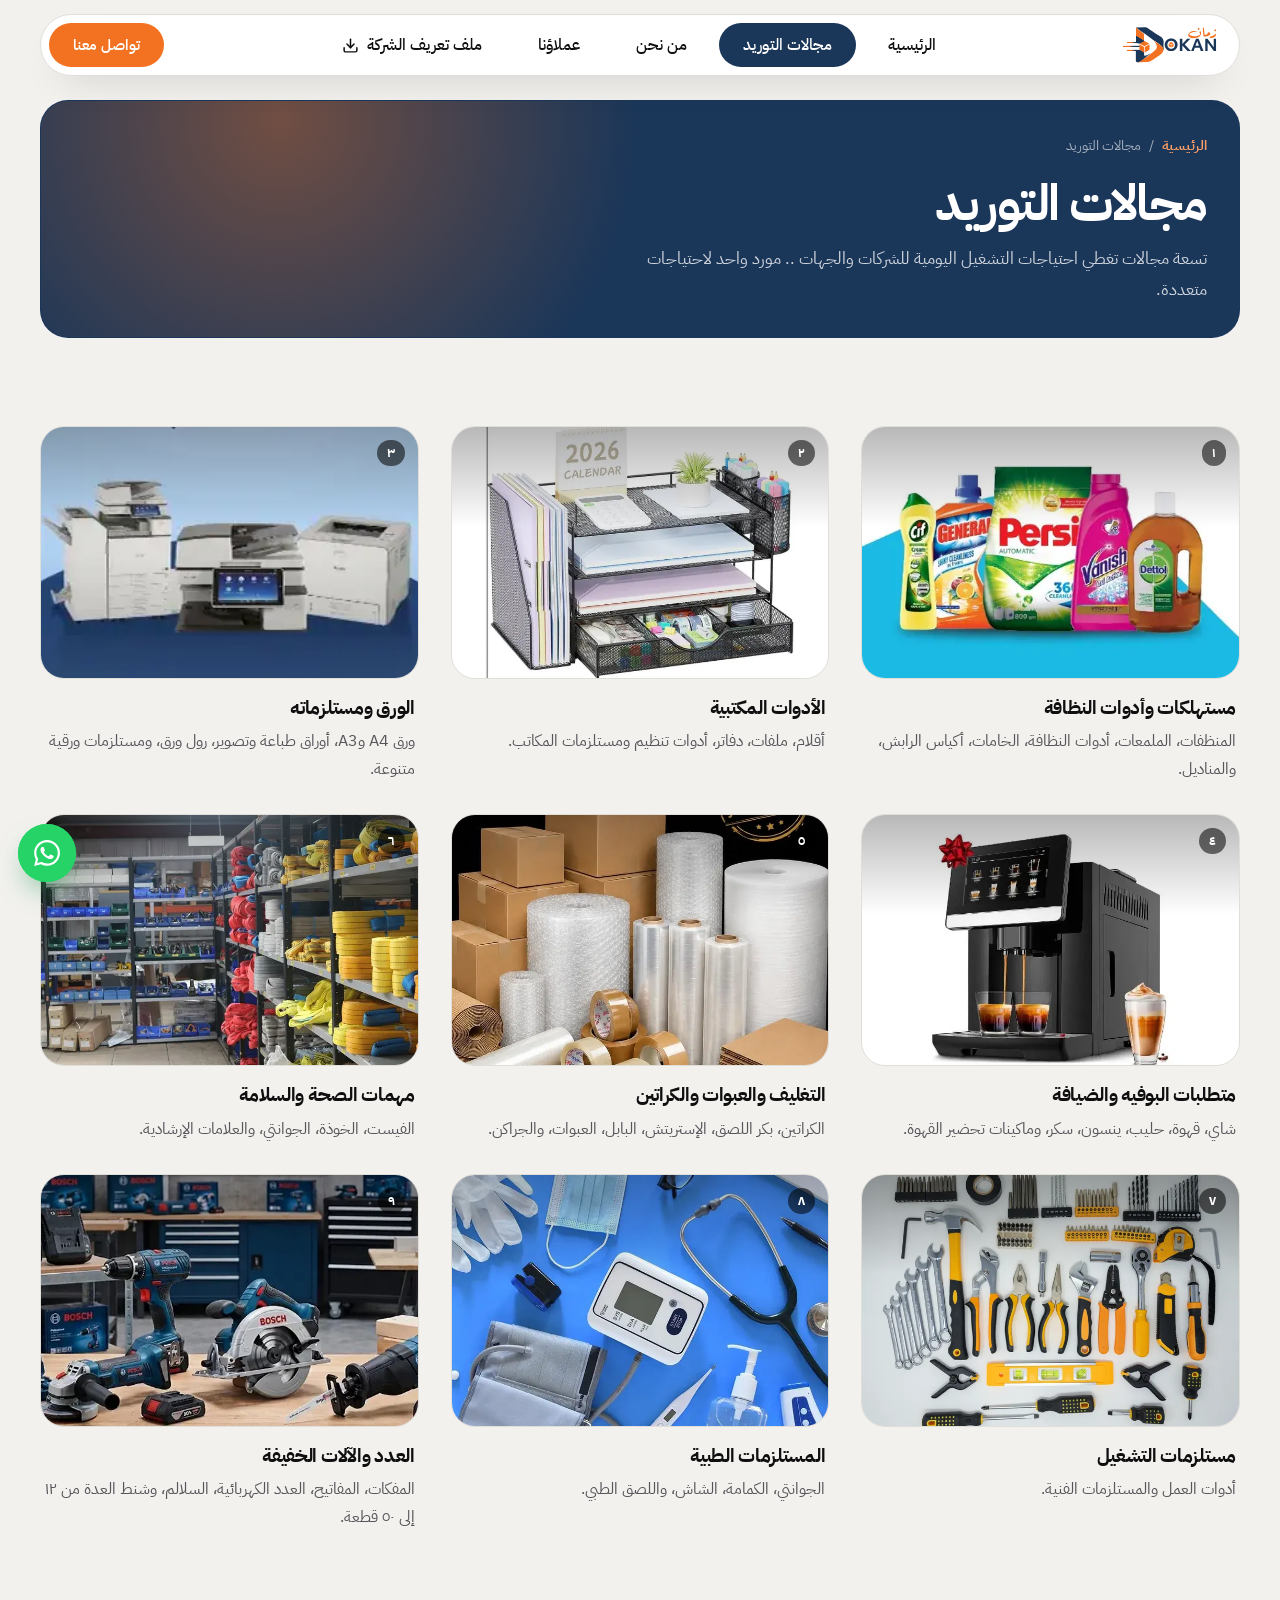
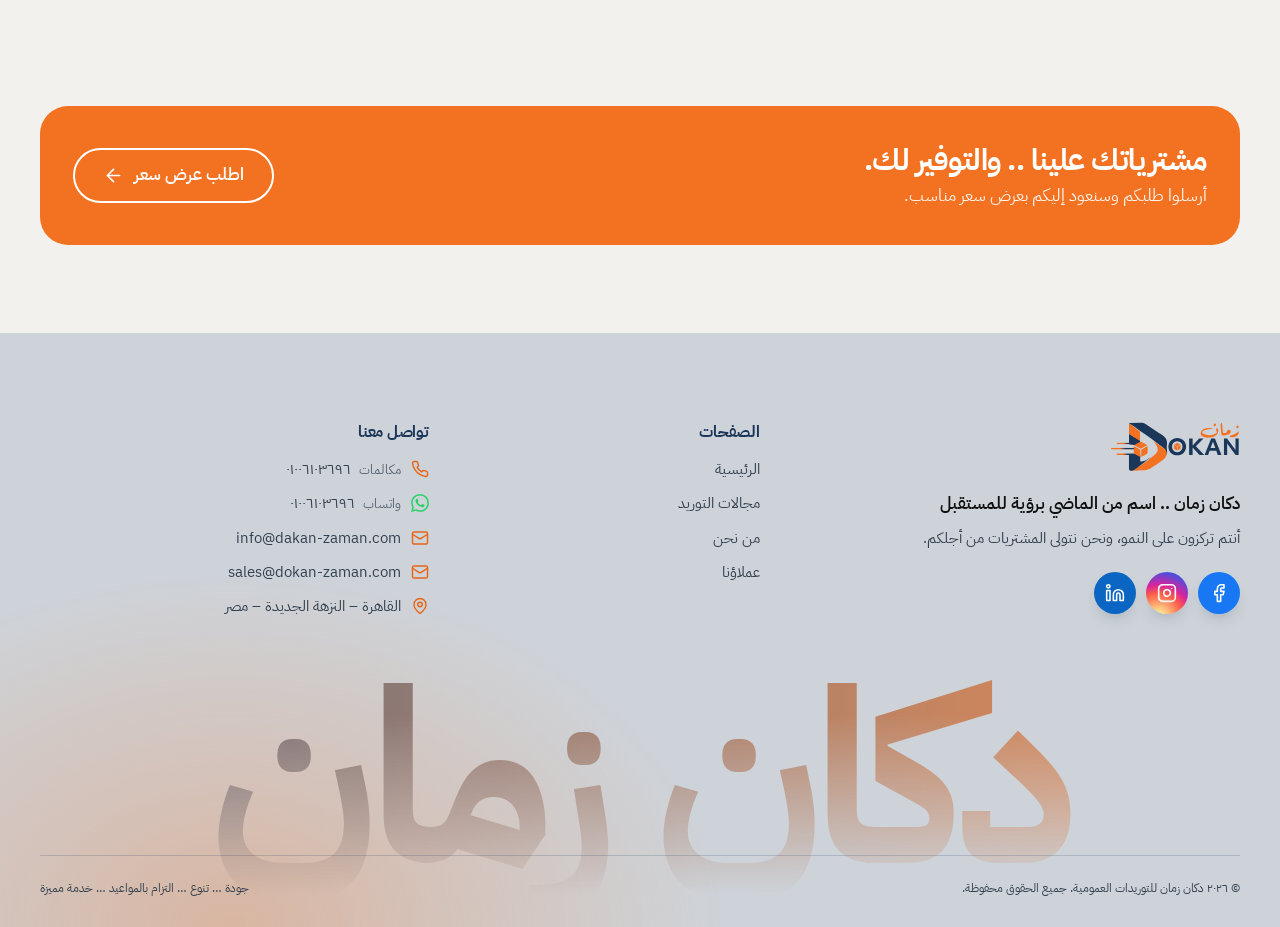
<file: categories.html>
<!doctype html>
<html lang="ar" dir="rtl">
<head>
  <meta charset="utf-8">
  <meta name="viewport" content="width=device-width, initial-scale=1">
  <title>مجالات التوريد | دكان زمان</title>
  <meta name="description" content="دكان زمان للتوريدات العمومية — شريككم الموثوق في التوريدات والتشغيل. مورد واحد لاحتياجات متعددة وإدارة المشتريات نيابةً عن الشركات.">
  <meta name="color-scheme" content="light">
  <meta name="theme-color" content="#F2F1EE">
  <link rel="icon" type="image/svg+xml" href="assets/logos/logo-mark.svg">
  <link rel="preconnect" href="https://fonts.googleapis.com">
  <link rel="preconnect" href="https://fonts.gstatic.com" crossorigin>
  <link rel="preload" as="style" href="https://fonts.googleapis.com/css2?family=IBM+Plex+Sans+Arabic:wght@300;400;500;600;700&display=swap" onload="this.onload=null;this.rel='stylesheet'">
  <noscript><link rel="stylesheet" href="https://fonts.googleapis.com/css2?family=IBM+Plex+Sans+Arabic:wght@300;400;500;600;700&display=swap"></noscript>
  <link rel="stylesheet" href="css/style.css?v=ecbdaaff">
</head>
<body id="top">

  <div data-site="header"></div>
  <noscript><nav class="wrap" style="padding:24px 16px"><a href="index.html">الرئيسية</a> · <a href="categories.html">مجالات التوريد</a> · <a href="about.html">من نحن</a> · <a href="contact.html">تواصل معنا</a></nav></noscript>

  <main>
    <section class="page-hero2">
      <div class="wrap">
        <div class="tile tile--dark page-hero2__tile" data-reveal>
          <nav class="crumbs2" aria-label="مسار الصفحة"><a href="index.html">الرئيسية</a><span aria-hidden="true">/</span><span aria-current="page">مجالات التوريد</span></nav>
          <h1>مجالات التوريد</h1>
          <p>تسعة مجالات تغطي احتياجات التشغيل اليومية للشركات والجهات .. مورد واحد لاحتياجات متعددة.</p>
        </div>
      </div>
    </section>

    <section class="sec" id="categories">
      <div class="wrap">
        <div class="supply-grid">
          <article id="cat-1" class="supply-card" data-reveal style="--d:0.00s">
            <div class="supply-card__media"><img src="assets/img/categories/cleaning.webp?v=7a54be75" alt="منظفات وأدوات نظافة" width="720" height="480" loading="lazy" decoding="async"></div>
            <span class="supply-card__num">١</span>
            <h3><a href="category.html?c=cleaning" class="supply-card__link">مستهلكات وأدوات النظافة</a></h3>
            <p>المنظفات، الملمعات، أدوات النظافة، الخامات، أكياس الرابش، والمناديل.</p>
          </article>
          <article id="cat-2" class="supply-card" data-reveal style="--d:0.06s">
            <div class="supply-card__media"><img src="assets/img/categories/office.webp?v=0637ccbe" alt="منظم مكتب بالأوراق والأدوات المكتبية" width="720" height="480" loading="lazy" decoding="async"></div>
            <span class="supply-card__num">٢</span>
            <h3><a href="category.html?c=office" class="supply-card__link">الأدوات المكتبية</a></h3>
            <p>أقلام، ملفات، دفاتر، أدوات تنظيم ومستلزمات المكاتب.</p>
          </article>
          <article id="cat-3" class="supply-card" data-reveal style="--d:0.12s">
            <div class="supply-card__media"><img src="assets/img/categories/paper.webp?v=80b0c609" alt="ماكينات طباعة وتصوير" width="720" height="480" loading="lazy" decoding="async"></div>
            <span class="supply-card__num">٣</span>
            <h3><a href="category.html?c=paper" class="supply-card__link">الورق ومستلزماته</a></h3>
            <p>ورق A4 وA3، أوراق طباعة وتصوير، رول ورق، ومستلزمات ورقية متنوعة.</p>
          </article>
          <article id="cat-4" class="supply-card" data-reveal style="--d:0.00s">
            <div class="supply-card__media"><img src="assets/img/categories/buffet.webp?v=368095a1" alt="ماكينة تحضير قهوة" width="720" height="480" loading="lazy" decoding="async"></div>
            <span class="supply-card__num">٤</span>
            <h3><a href="category.html?c=buffet" class="supply-card__link">متطلبات البوفيه والضيافة</a></h3>
            <p>شاي، قهوة، حليب، ينسون، سكر، وماكينات تحضير القهوة.</p>
          </article>
          <article id="cat-5" class="supply-card" data-reveal style="--d:0.06s">
            <div class="supply-card__media"><img src="assets/img/categories/packaging.webp?v=100e6e05" alt="كراتين وبكر لصق ورولات تغليف" width="720" height="480" loading="lazy" decoding="async"></div>
            <span class="supply-card__num">٥</span>
            <h3><a href="category.html?c=packaging" class="supply-card__link">التغليف والعبوات والكراتين</a></h3>
            <p>الكراتين، بكر اللصق، الإستريتش، البابل، العبوات، والجراكن.</p>
          </article>
          <article id="cat-6" class="supply-card" data-reveal style="--d:0.12s">
            <div class="supply-card__media"><img src="assets/img/categories/safety.webp?v=f820139d" alt="رفوف مهمات الصحة والسلامة" width="720" height="480" loading="lazy" decoding="async"></div>
            <span class="supply-card__num">٦</span>
            <h3><a href="category.html?c=safety" class="supply-card__link">مهمات الصحة والسلامة</a></h3>
            <p>الفيست، الخوذة، الجوانتي، والعلامات الإرشادية.</p>
          </article>
          <article id="cat-7" class="supply-card" data-reveal style="--d:0.00s">
            <div class="supply-card__media"><img src="assets/img/categories/operations.webp?v=0b1de168" alt="طقم عدد صيانة متكامل" width="720" height="480" loading="lazy" decoding="async"></div>
            <span class="supply-card__num">٧</span>
            <h3><a href="category.html?c=operations" class="supply-card__link">مستلزمات التشغيل</a></h3>
            <p>أدوات العمل والمستلزمات الفنية.</p>
          </article>
          <article id="cat-8" class="supply-card" data-reveal style="--d:0.06s">
            <div class="supply-card__media"><img src="assets/img/categories/medical.webp?v=cc4c0b6e" alt="مستلزمات طبية: جوانتي وكمامات وسماعة" width="720" height="480" loading="lazy" decoding="async"></div>
            <span class="supply-card__num">٨</span>
            <h3><a href="category.html?c=medical" class="supply-card__link">المستلزمات الطبية</a></h3>
            <p>الجوانتي، الكمامة، الشاش، واللصق الطبي.</p>
          </article>
          <article id="cat-9" class="supply-card" data-reveal style="--d:0.12s">
            <div class="supply-card__media"><img src="assets/img/categories/tools.webp?v=1e449ba0" alt="عدد وآلات خفيفة" width="720" height="480" loading="lazy" decoding="async"></div>
            <span class="supply-card__num">٩</span>
            <h3><a href="category.html?c=tools" class="supply-card__link">العدد والآلات الخفيفة</a></h3>
            <p>المفكات، المفاتيح، العدد الكهربائية، السلالم، وشنط العدة من ١٢ إلى ٥٠ قطعة.</p>
          </article>
        </div>
      </div>
    </section>

    <section class="sec sec--cta">
      <div class="wrap">
        <div class="tile tile--orange cta-tile" data-reveal>
          <div>
            <h2>مشترياتك علينا .. والتوفير لك.</h2>
            <p>أرسلوا طلبكم وسنعود إليكم بعرض سعر مناسب.</p>
          </div>
          <a href="contact.html" class="pill pill--line pill--lg">اطلب عرض سعر <svg class="ico"><use href="#i-arrow"/></svg></a>
        </div>
      </div>
    </section>
  </main>

  <div data-site="footer"></div>

  <script src="js/layout.js?v=dec5ffda" defer></script>

  <script src="js/main.js?v=ed429688" defer></script>
</body>
</html>
</file>
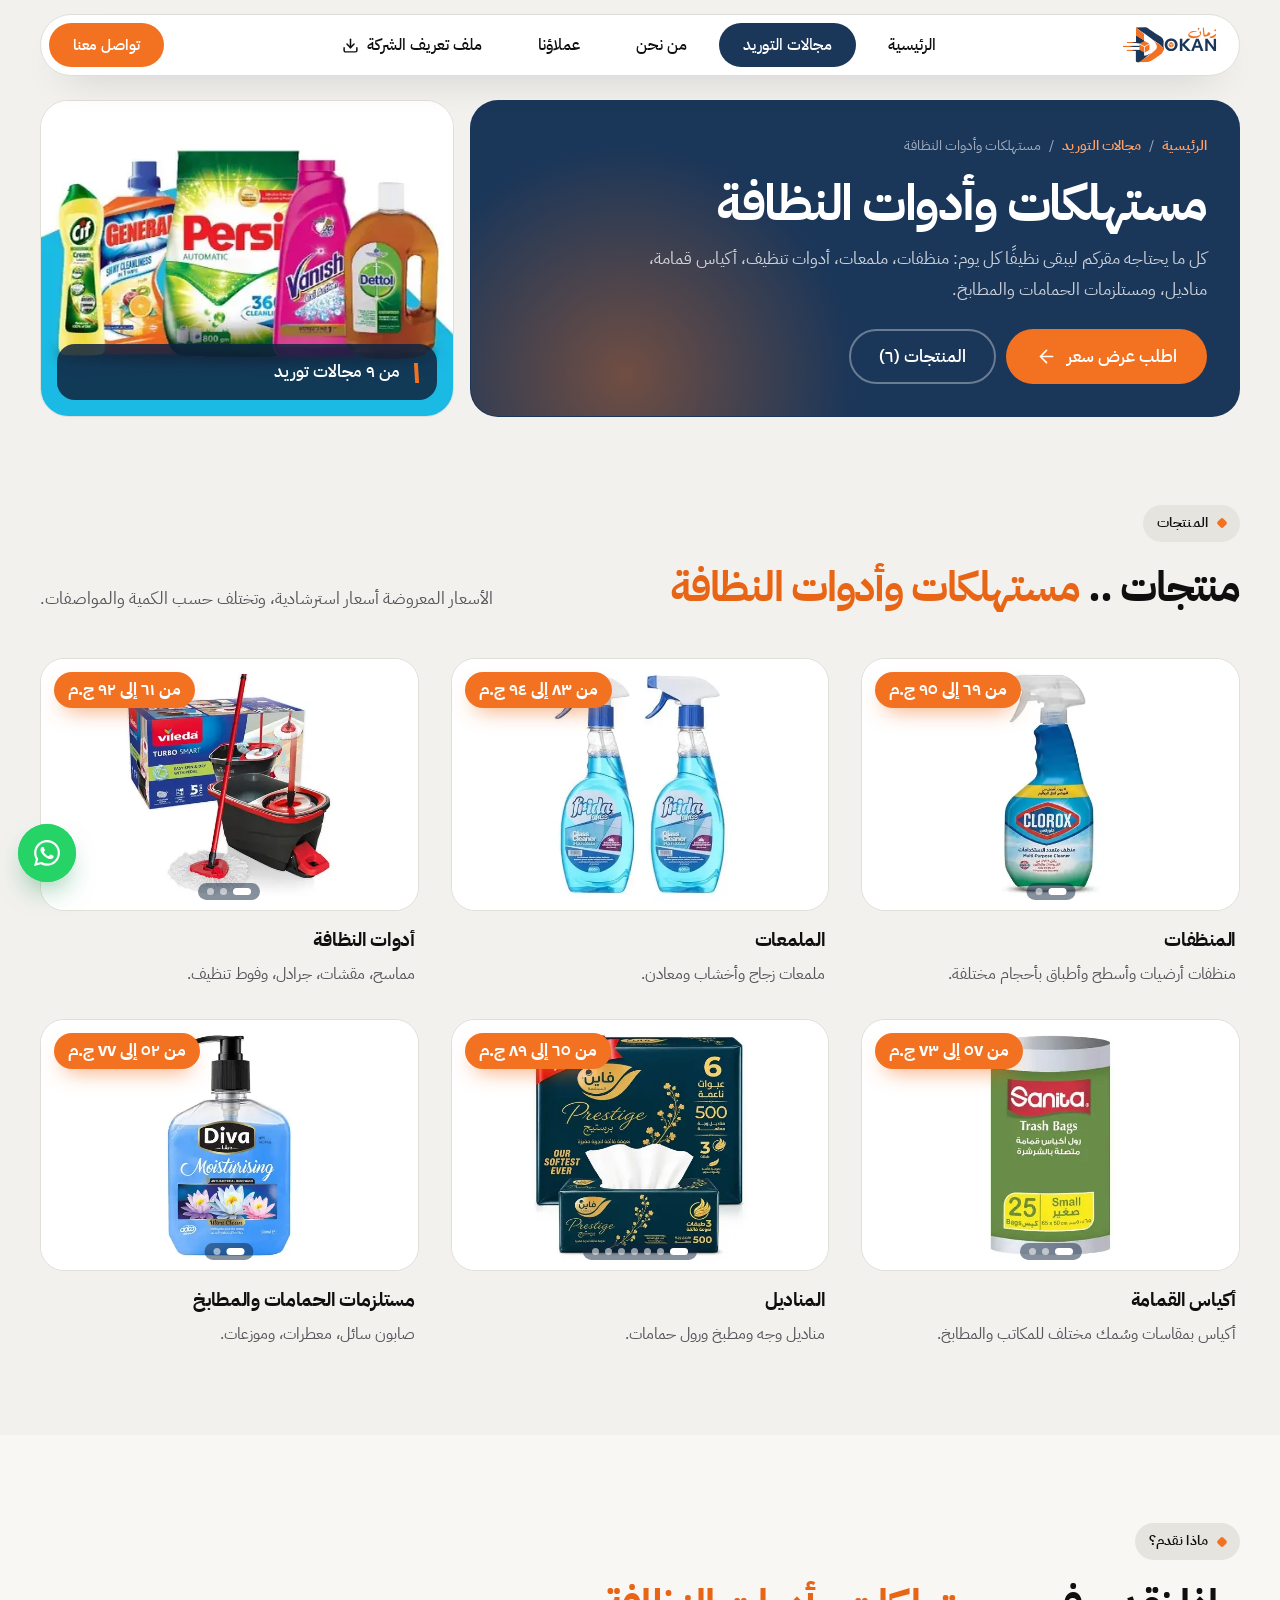
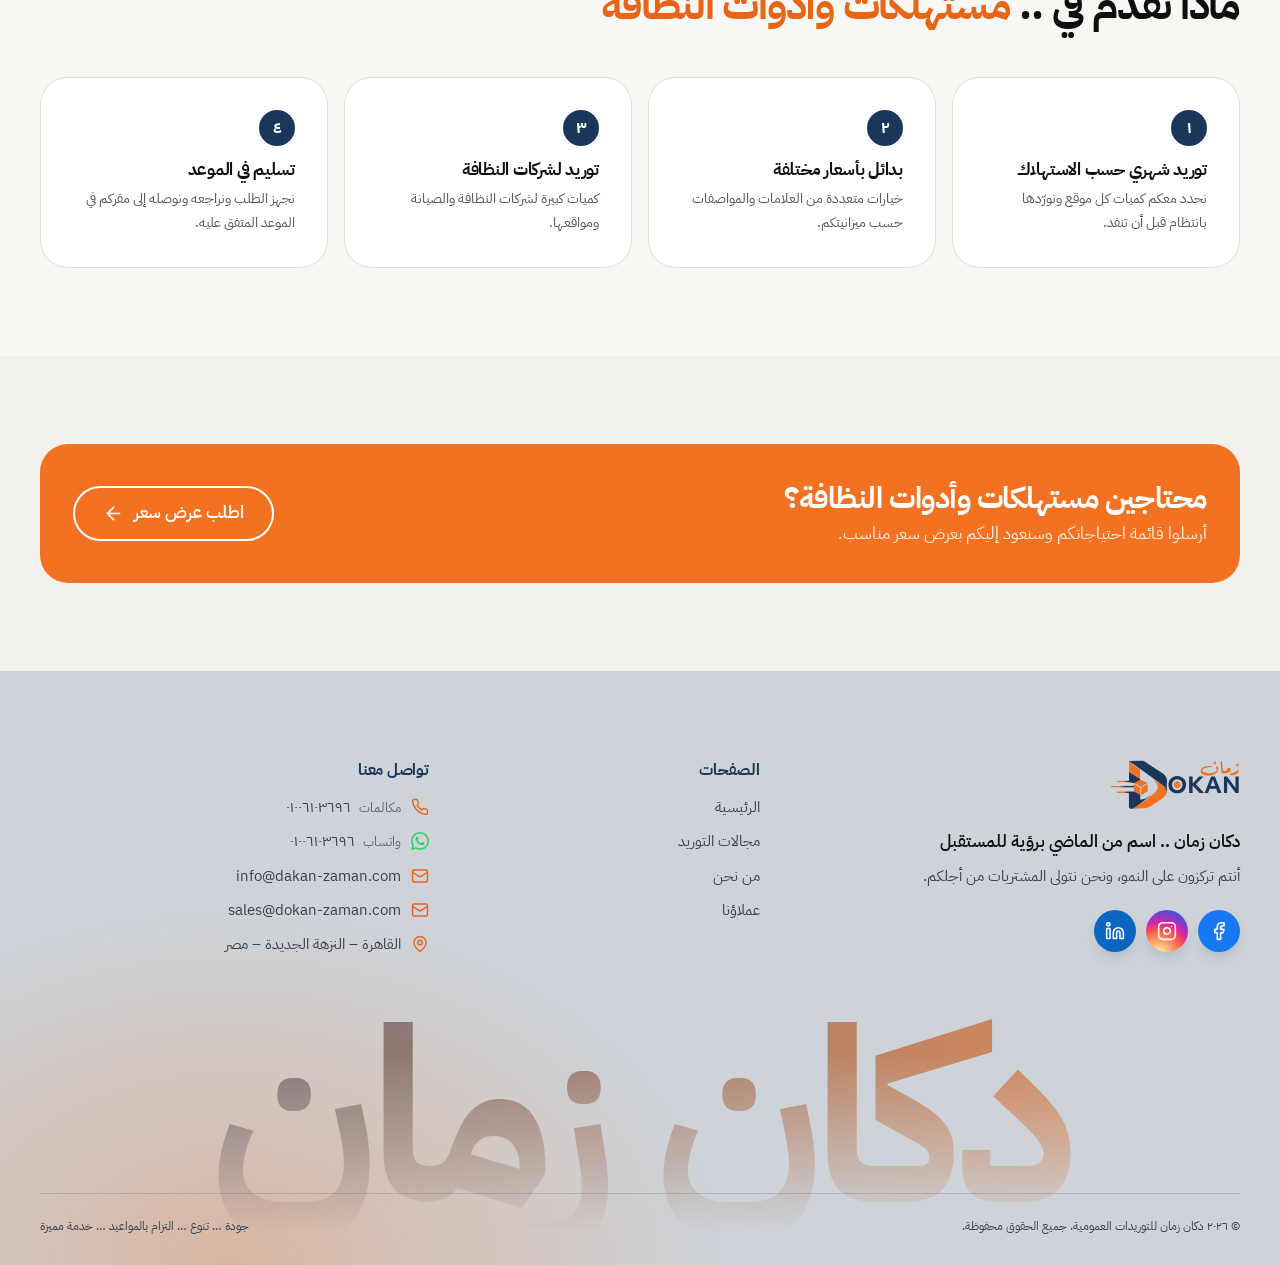
<file: category.html>
<!doctype html>
<html lang="ar" dir="rtl">
<head>
  <meta charset="utf-8">
  <meta name="viewport" content="width=device-width, initial-scale=1">
  <title>مجال التوريد | دكان زمان</title>
  <meta name="description" content="منتجات دكان زمان للتوريدات العمومية في كل مجال من مجالات التوريد.">
  <meta name="color-scheme" content="light">
  <meta name="theme-color" content="#F2F1EE">
  <link rel="icon" type="image/svg+xml" href="assets/logos/logo-mark.svg">
  <link rel="preconnect" href="https://fonts.googleapis.com">
  <link rel="preconnect" href="https://fonts.gstatic.com" crossorigin>
  <link rel="preload" as="style" href="https://fonts.googleapis.com/css2?family=IBM+Plex+Sans+Arabic:wght@300;400;500;600;700&display=swap" onload="this.onload=null;this.rel='stylesheet'">
  <noscript><link rel="stylesheet" href="https://fonts.googleapis.com/css2?family=IBM+Plex+Sans+Arabic:wght@300;400;500;600;700&display=swap"></noscript>
  <link rel="stylesheet" href="css/style.css?v=ecbdaaff">
</head>
<body id="top">

  <div data-site="header"></div>
  <noscript><nav class="wrap" style="padding:24px 16px"><a href="index.html">الرئيسية</a> · <a href="categories.html">مجالات التوريد</a> · <a href="about.html">من نحن</a> · <a href="contact.html">تواصل معنا</a></nav></noscript>

  <main id="cat-page">
    <noscript>
      <section class="page-hero2"><div class="wrap"><div class="tile tile--dark page-hero2__tile">
        <h1>مجالات التوريد</h1>
        <p>هذه الصفحة تحتاج تفعيل JavaScript. تصفحوا <a href="categories.html">مجالات التوريد</a> أو <a href="contact.html">تواصلوا معنا</a>.</p>
      </div></div></section>
    </noscript>
  </main>

  <div data-site="footer"></div>

  <script src="js/layout.js?v=dec5ffda" defer></script>

  <script src="js/catalog.js?v=8c27f068" defer></script>

  <script src="js/category.js?v=ad257d13" defer></script>

  <script src="js/main.js?v=ed429688" defer></script>
</body>
</html>
</file>
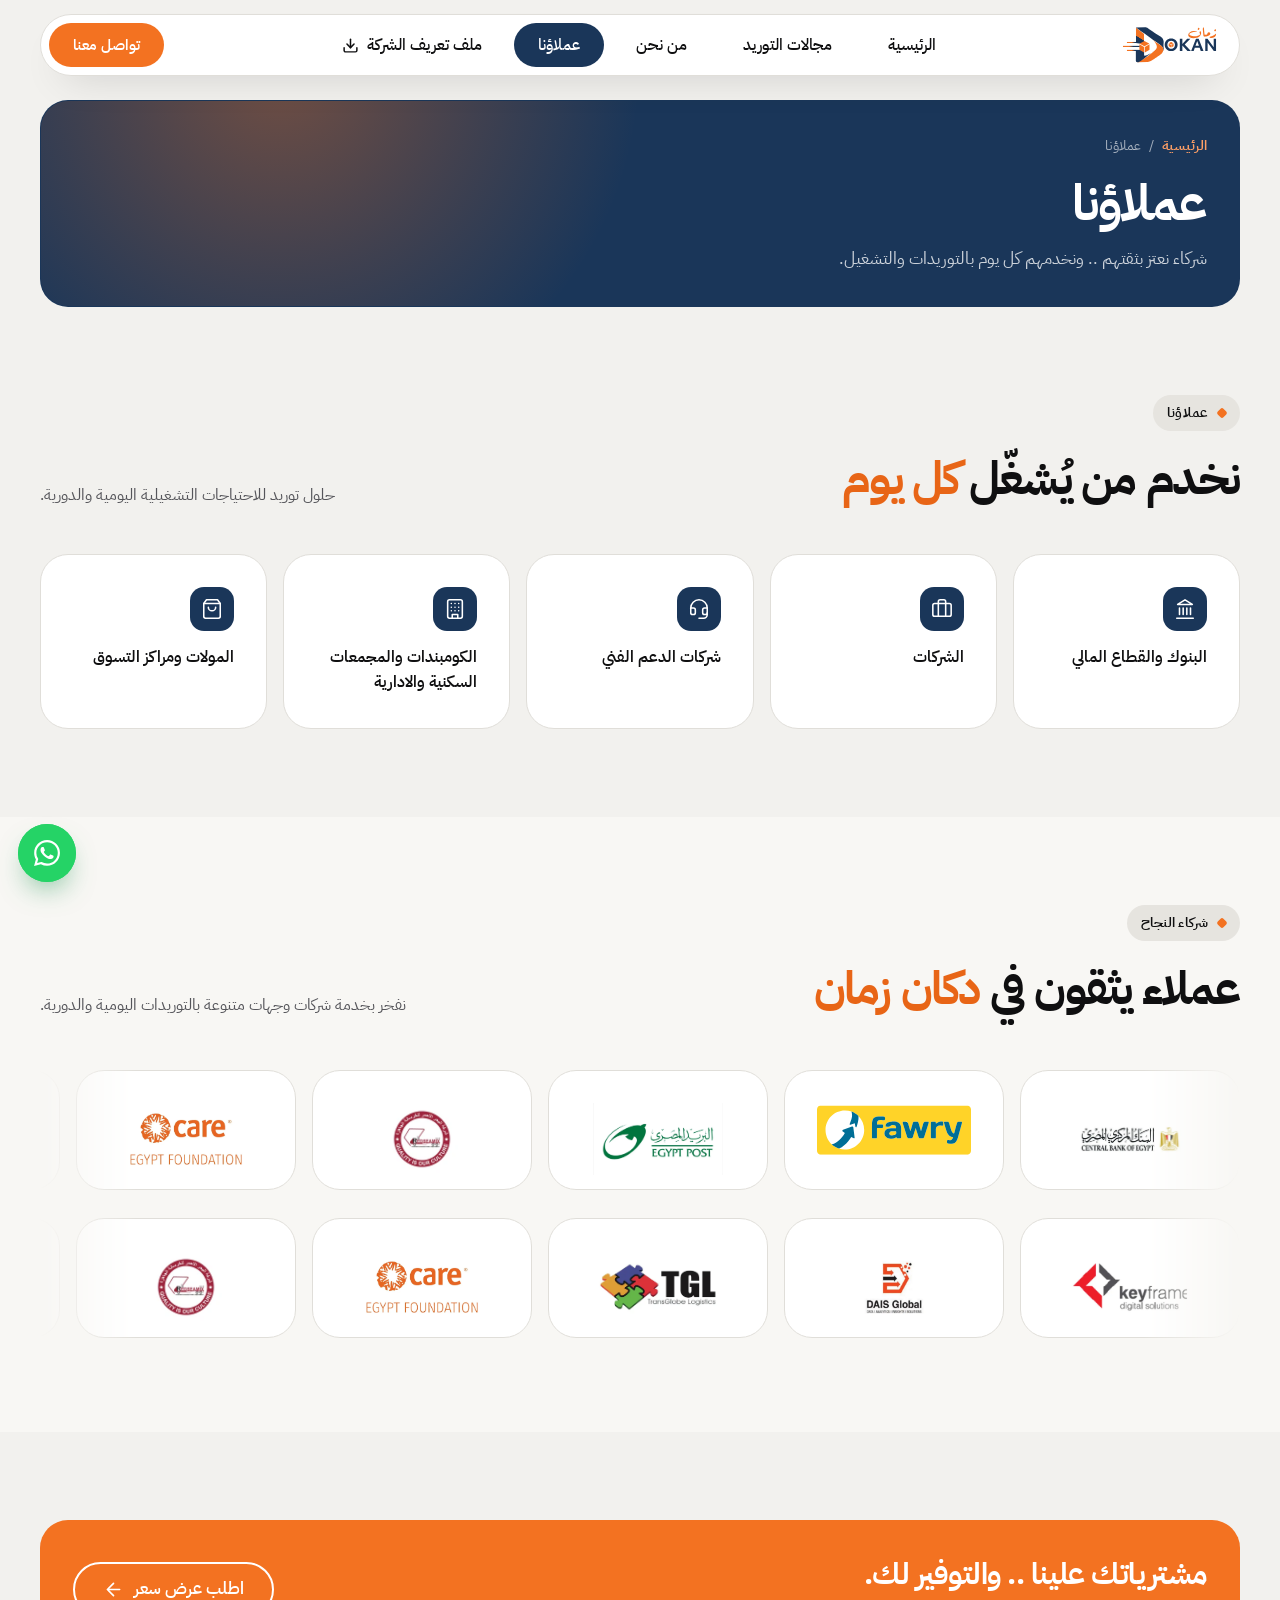
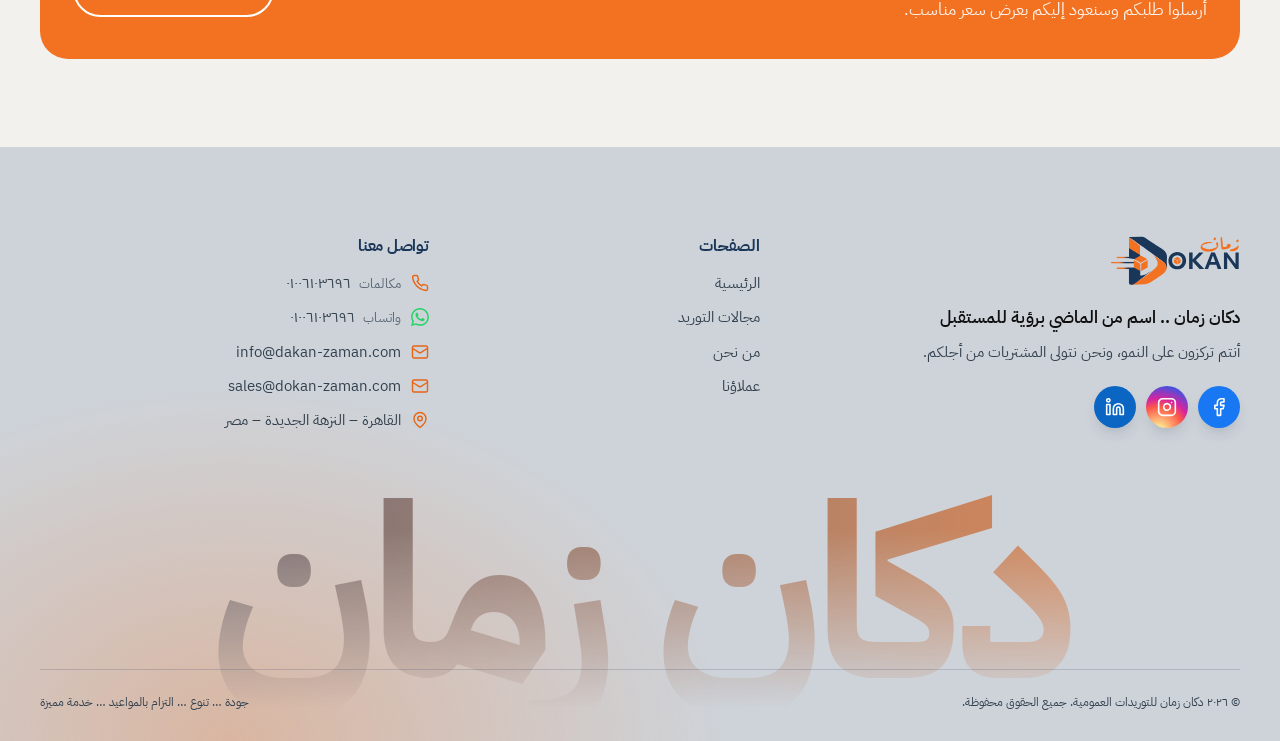
<file: clients.html>
<!doctype html>
<html lang="ar" dir="rtl">
<head>
  <meta charset="utf-8">
  <meta name="viewport" content="width=device-width, initial-scale=1">
  <title>عملاؤنا | دكان زمان</title>
  <meta name="description" content="عملاء دكان زمان للتوريدات العمومية: شركات وجهات وقطاعات نخدمها بالتوريدات اليومية والدورية.">
  <meta name="color-scheme" content="light">
  <meta name="theme-color" content="#F2F1EE">
  <link rel="icon" type="image/svg+xml" href="assets/logos/logo-mark.svg">
  <link rel="preconnect" href="https://fonts.googleapis.com">
  <link rel="preconnect" href="https://fonts.gstatic.com" crossorigin>
  <link rel="preload" as="style" href="https://fonts.googleapis.com/css2?family=IBM+Plex+Sans+Arabic:wght@300;400;500;600;700&display=swap" onload="this.onload=null;this.rel='stylesheet'">
  <noscript><link rel="stylesheet" href="https://fonts.googleapis.com/css2?family=IBM+Plex+Sans+Arabic:wght@300;400;500;600;700&display=swap"></noscript>
  <link rel="stylesheet" href="css/style.css?v=ecbdaaff">
</head>
<body id="top">

  <div data-site="header"></div>
  <noscript><nav class="wrap" style="padding:24px 16px"><a href="index.html">الرئيسية</a> · <a href="categories.html">مجالات التوريد</a> · <a href="about.html">من نحن</a> · <a href="contact.html">تواصل معنا</a></nav></noscript>

  <main class="ab">
    <section class="page-hero2">
      <div class="wrap">
        <div class="tile tile--dark page-hero2__tile" data-reveal>
          <nav class="crumbs2" aria-label="مسار الصفحة"><a href="index.html">الرئيسية</a><span aria-hidden="true">/</span><span aria-current="page">عملاؤنا</span></nav>
          <h1>عملاؤنا</h1>
          <p>شركاء نعتز بثقتهم .. ونخدمهم كل يوم بالتوريدات والتشغيل.</p>
        </div>
      </div>
    </section>

    <!-- ============ SECTORS WE SERVE ============ -->
    <section class="sec" id="sectors">
      <div class="wrap">
        <header class="sec__head sec__head--split" data-reveal>
          <div>
            <span class="tag"><i></i> عملاؤنا</span>
            <h2>نخدم من يُشغّل <span class="hl">كل يوم</span></h2>
          </div>
          <p class="sec__lead">حلول توريد للاحتياجات التشغيلية اليومية والدورية.</p>
        </header>
        <ul class="ab-clients">
          <li class="tile" data-reveal style="--d:0.00s"><svg class="ico"><use href="#i-landmark"/></svg><span>البنوك والقطاع المالي</span></li>
          <li class="tile" data-reveal style="--d:0.05s"><svg class="ico"><use href="#i-briefcase"/></svg><span>الشركات</span></li>
          <li class="tile" data-reveal style="--d:0.10s"><svg class="ico"><use href="#i-headset"/></svg><span>شركات الدعم الفني</span></li>
          <li class="tile" data-reveal style="--d:0.15s"><svg class="ico"><use href="#i-building"/></svg><span>الكومبندات والمجمعات السكنية والادارية</span></li>
          <li class="tile" data-reveal style="--d:0.00s"><svg class="ico"><use href="#i-shopping-bag"/></svg><span>المولات ومراكز التسوق</span></li>
        </ul>
      </div>
    </section>

    <!-- ============ CLIENT LOGOS — moving carousel (js/clients.js) ============ -->
    <section class="sec sec--tint" id="clients">
      <div class="wrap">
        <header class="sec__head sec__head--split" data-reveal>
          <div>
            <span class="tag"><i></i> شركاء النجاح</span>
            <h2>عملاء يثقون في <span class="hl">دكان زمان</span></h2>
          </div>
          <p class="sec__lead">نفخر بخدمة شركات وجهات متنوعة بالتوريدات اليومية والدورية.</p>
        </header>
        <div class="logo-marquee" data-clients data-anim aria-label="شعارات عملائنا"></div>
      </div>
    </section>

    <section class="sec sec--cta">
      <div class="wrap">
        <div class="tile tile--orange cta-tile" data-reveal>
          <div>
            <h2>مشترياتك علينا .. والتوفير لك.</h2>
            <p>أرسلوا طلبكم وسنعود إليكم بعرض سعر مناسب.</p>
          </div>
          <a href="contact.html" class="pill pill--line pill--lg">اطلب عرض سعر <svg class="ico"><use href="#i-arrow"/></svg></a>
        </div>
      </div>
    </section>
  </main>

  <div data-site="footer"></div>

  <script src="js/layout.js?v=dec5ffda" defer></script>

  <script src="js/clients.js?v=484dec6d" defer></script>

  <script src="js/main.js?v=ed429688" defer></script>
</body>
</html>
</file>
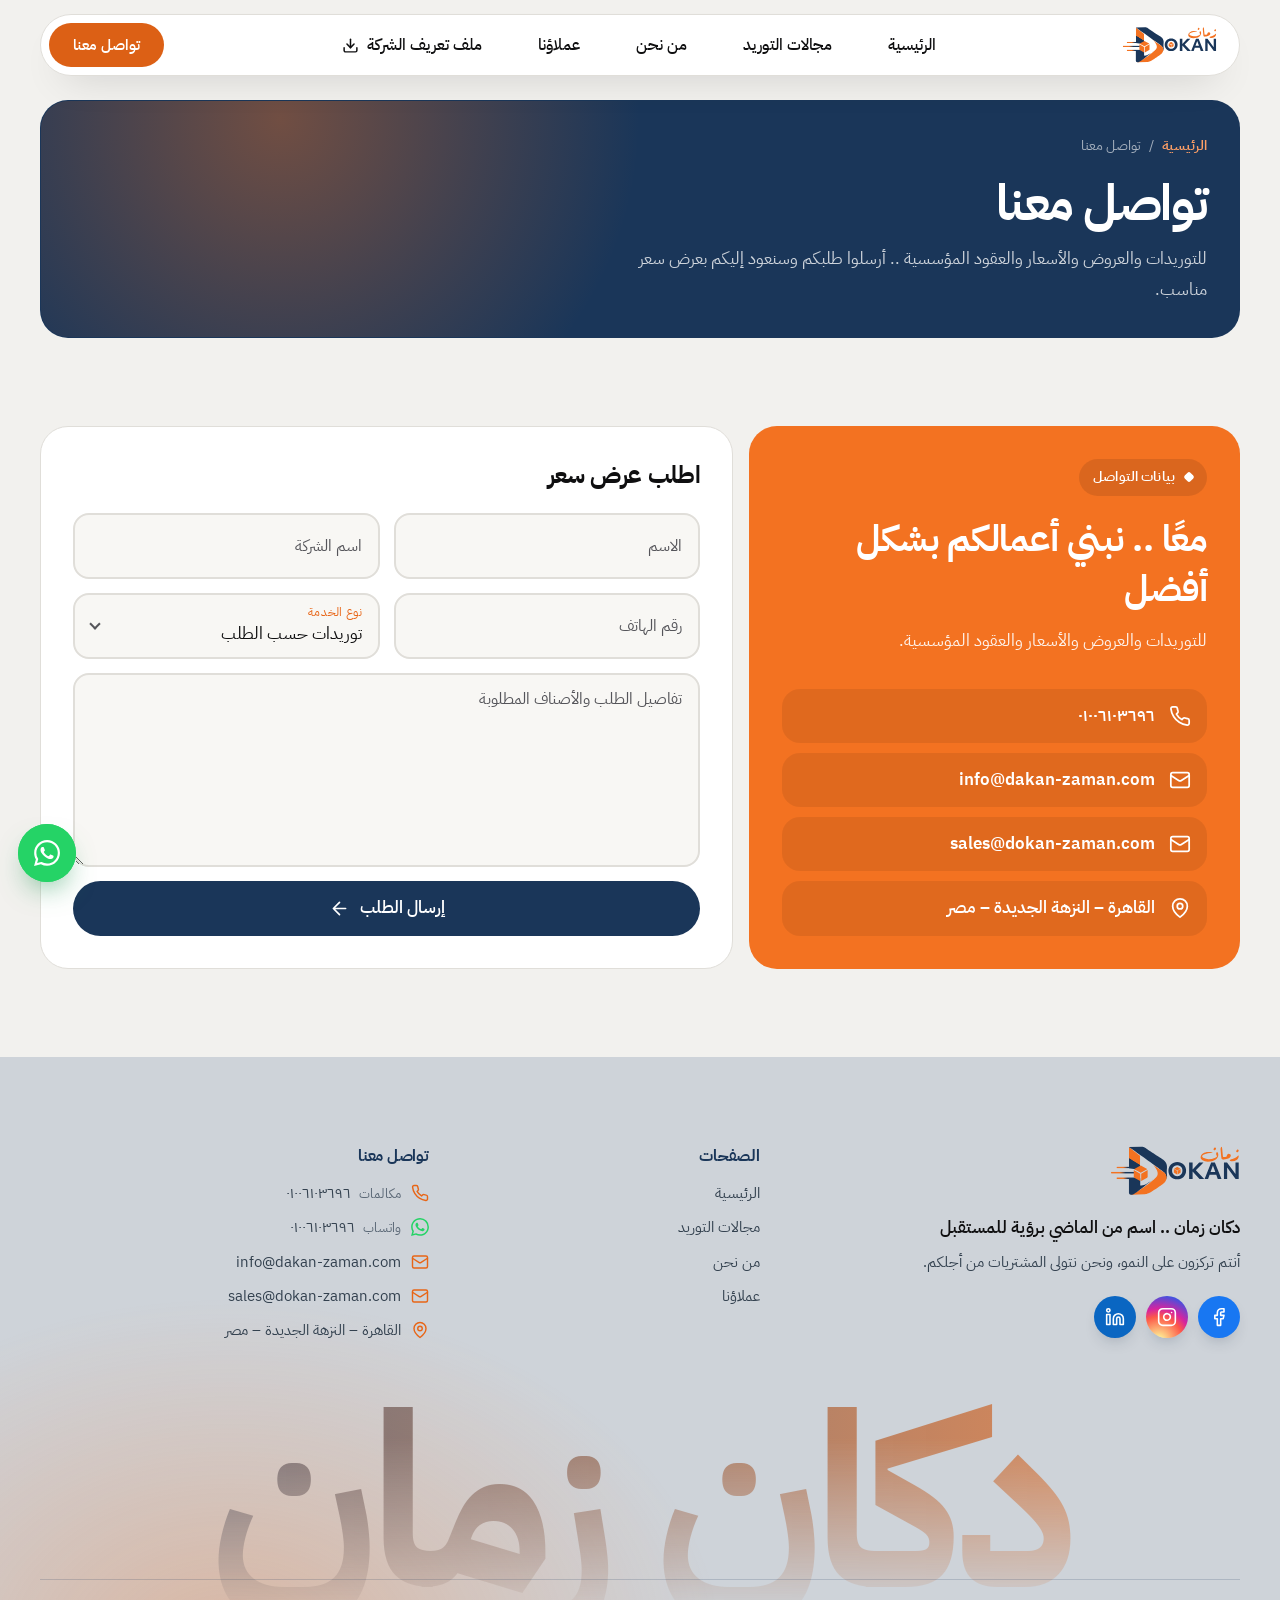
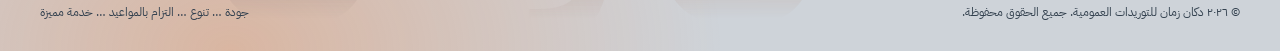
<file: contact.html>
<!doctype html>
<html lang="ar" dir="rtl">
<head>
  <meta charset="utf-8">
  <meta name="viewport" content="width=device-width, initial-scale=1">
  <title>تواصل معنا | دكان زمان</title>
  <meta name="description" content="تواصل مع دكان زمان للتوريدات العمومية لطلب عرض سعر للتوريدات والعقود المؤسسية.">
  <meta name="color-scheme" content="light">
  <meta name="theme-color" content="#F2F1EE">
  <link rel="icon" type="image/svg+xml" href="assets/logos/logo-mark.svg">
  <link rel="preconnect" href="https://fonts.googleapis.com">
  <link rel="preconnect" href="https://fonts.gstatic.com" crossorigin>
  <link rel="preload" as="style" href="https://fonts.googleapis.com/css2?family=IBM+Plex+Sans+Arabic:wght@300;400;500;600;700&display=swap" onload="this.onload=null;this.rel='stylesheet'">
  <noscript><link rel="stylesheet" href="https://fonts.googleapis.com/css2?family=IBM+Plex+Sans+Arabic:wght@300;400;500;600;700&display=swap"></noscript>
  <link rel="stylesheet" href="css/style.css?v=ecbdaaff">
</head>
<body id="top">

  <div data-site="header"></div>
  <noscript><nav class="wrap" style="padding:24px 16px"><a href="index.html">الرئيسية</a> · <a href="categories.html">مجالات التوريد</a> · <a href="about.html">من نحن</a> · <a href="contact.html">تواصل معنا</a></nav></noscript>

  <main>
    <section class="page-hero2">
      <div class="wrap">
        <div class="tile tile--dark page-hero2__tile" data-reveal>
          <nav class="crumbs2" aria-label="مسار الصفحة"><a href="index.html">الرئيسية</a><span aria-hidden="true">/</span><span aria-current="page">تواصل معنا</span></nav>
          <h1>تواصل معنا</h1>
          <p>للتوريدات والعروض والأسعار والعقود المؤسسية .. أرسلوا طلبكم وسنعود إليكم بعرض سعر مناسب.</p>
        </div>
      </div>
    </section>

    <!-- ============ CONTACT — details + quote request form ============ -->
    <section class="sec" id="contact">
      <div class="wrap bento bento--contact">
        <article class="tile tile--orange cta2" data-reveal>
          <span class="tag tag--dark"><i></i> بيانات التواصل</span>
          <h2>معًا .. نبني أعمالكم بشكل أفضل</h2>
          <p>للتوريدات والعروض والأسعار والعقود المؤسسية.</p>
          <ul class="cta2__list" data-site="contact-list"></ul>
        </article>

        <form class="tile form2" id="form2" novalidate data-reveal style="--d:.08s">
          <h3>اطلب عرض سعر</h3>
          <div class="form2__row">
            <label class="f"><input name="name" type="text" placeholder=" " required autocomplete="name"><span>الاسم</span></label>
            <label class="f"><input name="company" type="text" placeholder=" " autocomplete="organization"><span>اسم الشركة</span></label>
          </div>
          <div class="form2__row">
            <label class="f"><input name="phone" type="tel" placeholder=" " required autocomplete="tel"><span>رقم الهاتف</span></label>
            <label class="f f--select"><select name="service">
              <option>توريدات حسب الطلب</option>
              <option>توريد شهري / دوري</option>
              <option>إدارة المشتريات نيابةً عن الشركة</option>
              <option>قوائم أصناف مخصصة</option>
            </select><span>نوع الخدمة</span></label>
          </div>
          <label class="f"><textarea name="message" rows="3" placeholder=" "></textarea><span>تفاصيل الطلب والأصناف المطلوبة</span></label>
          <p class="form2__msg" id="form2-msg" role="status"></p>
          <button type="submit" class="pill pill--dark pill--lg pill--block">إرسال الطلب <svg class="ico"><use href="#i-arrow"/></svg></button>
        </form>
      </div>
    </section>
  </main>

  <div data-site="footer"></div>

  <script src="js/layout.js?v=dec5ffda" defer></script>

  <script src="js/main.js?v=ed429688" defer></script>
</body>
</html>
</file>
<file: css/style.css>
/* =========================================================
   Dokan Zaman — site styles ("Bold Bento")
   Flat, high-contrast tiles: navy (#1A3659, from the logo) + orange; black only for text.
   Performance: animate transform/opacity only,
   no blur filters, looping animations pause off-screen.
   ========================================================= */

:root {
  --orange: #F37221;
  --orange-600: #DC6015;
  --orange-300: #FFA066;
  --ink-on-orange: #fff;   /* text and icons on orange are always white */
  --band: #10243F;            /* deep navy for large dark areas */
  --blue: #1A3659;

  --bg: #F2F1EE;
  --tile: #FFFFFF;
  --tile-2: #F8F7F4;
  --heading: #0F0F10;
  --text: #1C1C1E;
  --muted: #55555A;
  --line: #E0DED9;
  --dark-tile: #1A3659;       /* logo navy for dark tiles, badges, buttons */
  --hl: #E86516;
  --chip: #E6E4DF;
  --shadow: 0 18px 40px -24px rgba(0, 0, 0, .3);

  --font: "IBM Plex Sans Arabic", system-ui, "Segoe UI", Tahoma, sans-serif;
  --r: 28px;
  --ease: cubic-bezier(.22, .8, .24, 1);
  --wrap: 1200px;
  interpolate-size: allow-keywords;
  color-scheme: light;
}

/* ---------- Base ---------- */
*, *::before, *::after { box-sizing: border-box; }
html { scroll-behavior: smooth; scroll-padding-top: 96px; overflow-x: clip; -webkit-text-size-adjust: 100%; }
body {
  margin: 0; font-family: var(--font); font-size: 1.05rem; line-height: 1.8;
  color: var(--text); background: var(--bg); -webkit-font-smoothing: antialiased; overflow-x: clip;
}
img, svg { display: block; max-width: 100%; }
a { color: inherit; text-decoration: none; }
h1, h2, h3 { margin: 0; line-height: 1.4; color: var(--heading); letter-spacing: -.015em; }
p { margin: 0; }
ul, ol { margin: 0; padding: 0; list-style: none; }
button, input, select, textarea { font: inherit; color: inherit; }
::selection { background: var(--orange); color: #fff; }
:focus-visible { outline: 3px solid var(--orange); outline-offset: 3px; border-radius: 8px; }

.sprite { position: absolute; width: 0; height: 0; overflow: hidden; }
.ico { width: 1.25em; height: 1.25em; flex: none; fill: none; stroke: currentColor; stroke-width: 1.9; stroke-linecap: round; stroke-linejoin: round; }
.num { unicode-bidi: isolate; display: inline-block; }
.wrap { width: min(var(--wrap), 100% - 32px); margin-inline: auto; }
.hl { color: var(--hl); }

/* ---------- Tags / pills / buttons ---------- */
.tag {
  display: inline-flex; align-items: center; gap: 10px;
  font-size: .85rem; font-weight: 600; letter-spacing: .01em;
  color: var(--heading); background: var(--chip);
  padding: 6px 14px; border-radius: 999px; margin-bottom: 18px;
  width: fit-content;
}
.tag i { width: 8px; height: 8px; border-radius: 2px; background: var(--orange); transform: rotate(45deg); }
.tag--light { color: #fff; background: rgba(255,255,255,.08); }
.tag--dark { color: var(--ink-on-orange); background: rgba(0,0,0,.1); }
.tag--dark i { background: var(--ink-on-orange); }

.pill {
  display: inline-flex; align-items: center; justify-content: center; gap: 10px;
  padding: 11px 20px; border-radius: 999px; border: 2px solid transparent;
  font-weight: 600; font-size: .98rem; line-height: 1.2; cursor: pointer;
  transition: transform .3s var(--ease), background-color .25s, color .25s, border-color .25s;
}
.pill .ico { transition: transform .3s var(--ease); }
.pill:hover { transform: translateY(-2px); }
.pill:hover .ico { transform: translateX(-4px); }
.pill:active { transform: scale(.97); }
.pill--orange { background: var(--orange);  color: #fff; }
.pill--orange:hover { background: var(--orange-600); color: #fff; }
.pill--dark { background: var(--dark-tile); color: #fff; }
.pill--dark:hover { background: var(--orange); color: var(--ink-on-orange); }
.pill--line { border-color:  var(--dark-tile); color:  var(--dark-tile); }
.pill--line:hover { background: var(--dark-tile); border-color: var(--dark-tile); color: #fff; }
.pill--lg { padding: 15px 28px; font-size: 1.05rem; }
.pill--block { width: 100%; }

.icon-btn {
  width: 44px; height: 44px; border-radius: 50%;
  display: inline-grid; place-items: center;
  border: 0; background: var(--chip); color: var(--heading); cursor: pointer;
  transition: background-color .25s, color .25s, transform .3s var(--ease);
}
.icon-btn:hover { background: var(--dark-tile); color: #fff; }
.icon-btn:active { transform: scale(.92); }
.icon-btn .ico { width: 20px; height: 20px; grid-area: 1 / 1; }

/* =========================================================
   ISLAND NAV
   ========================================================= */
.island {
  position: fixed; z-index: 60; top: 14px; left: 50%;
  width: min(var(--wrap), 100% - 32px);   /* same width as the page content (.wrap) */
  display: flex; align-items: center; justify-content: space-between; gap: 16px;
  padding: 8px 18px 8px 8px;
  background: var(--tile);
  border: 1px solid var(--line);
  border-radius: 999px;
  box-shadow: var(--shadow);
  transform: translateX(-50%);
}
.island__brand img { height: 38px; width: auto; }
.island__links { display: flex; gap: 2px; }
.island__links a {
  padding: 8px 15px; border-radius: 999px; font-weight: 500; font-size: .93rem; color: var(--heading);
  transition: background-color .25s, color .25s;
}
.island__links a:hover { background: var(--chip); }
.island__links a.is-active { background: var(--dark-tile); color: #fff; }
.island__actions { display: flex; align-items: center; gap: 8px; }
.menu-btn { display: none; }

.sheet {
  position: fixed; inset: 0; z-index: 70;
  background: var(--band); color: #fff;
  display: flex; flex-direction: column; justify-content: center; gap: 36px;
  padding: 90px 28px 40px;
  opacity: 0; transform: translateY(-16px); pointer-events: none;
  transition: opacity .3s, transform .4s var(--ease);
}
/* `display: flex` above would override the [hidden] attribute — keep the closed sheet out of the page */
.sheet[hidden] { display: none; }
.sheet.is-open { opacity: 1; transform: none; pointer-events: auto; }
.sheet__close { position: absolute; top: 20px; left: 20px; background: rgba(255,255,255,.1); color: #fff; }
.sheet__links { display: grid; gap: 6px; }
.sheet__links a { display: flex; align-items: baseline; gap: 16px; font-size: clamp(1.8rem, 7vw, 2.6rem); font-weight: 700; line-height: 1.5; }
.sheet__links a span { font-size: .9rem; color: var(--orange); font-weight: 600; }
.sheet__links a:hover { color: var(--orange-300); }
.sheet__cta { align-self: flex-start; }

/* =========================================================
   TILES / BENTO
   ========================================================= */
.bento { display: grid; grid-template-columns: repeat(12, 1fr); gap: 14px; }
.tile {
  position: relative; overflow: hidden;
  background: var(--tile);
  border: 1px solid var(--line);
  border-radius: var(--r);
  padding: 28px;
}
.tile--dark { background: var(--dark-tile); border-color: transparent; color: rgba(255,255,255,.85); }
.tile--dark h3, .tile--dark h2 { color: #fff; }
.tile--blue { background: var(--blue); border-color: transparent; color: rgba(255,255,255,.85); }
.tile--blue h3 { color: #fff; }
.tile--orange { background: var(--orange); border-color: transparent; color: var(--ink-on-orange); }
.tile--orange h2, .tile--orange h3 { color: var(--ink-on-orange); }
.tile__label { display: block; font-size: .9rem; font-weight: 600; color: var(--muted); }
.tile--orange .tile__label { color: rgba(255,255,255,.85); }

.big { display: block; font-size: clamp(2.6rem, 1.6rem + 3vw, 4.2rem); font-weight: 700; line-height: 1.05; letter-spacing: -.03em; color: var(--heading); }
.tile--orange .big { color: var(--ink-on-orange); }
.big--sm { font-size: clamp(2rem, 1.4rem + 2vw, 2.8rem); }

/* =========================================================
   HERO
   ========================================================= */
.hero { padding: 104px 0 18px; }
.bento--hero { grid-auto-rows: minmax(0, auto); }
.tile--intro { grid-column: span 7; grid-row: span 2; padding: clamp(28px, 4vw, 52px); display: flex; flex-direction: column; justify-content: center; }
.tile--intro h1 { font-size: clamp(2.1rem, 1.2rem + 3vw, 3.6rem); font-weight: 700; line-height: 1.25; letter-spacing: -.03em; }
.tile--intro p { color: var(--muted); font-size: clamp(1rem, .95rem + .3vw, 1.15rem); margin-top: 22px; max-width: 52ch; }
.row-btns { display: flex; flex-wrap: wrap; gap: 10px; margin-top: 30px; }

.tile--brand { grid-column: span 5; min-height: 300px; display: flex; flex-direction: column; justify-content: space-between; }
.tile--brand::before {
  content: ""; position: absolute; inset: auto -20% -60% auto; width: 90%; aspect-ratio: 1; border-radius: 50%;
  background: radial-gradient(closest-side, rgba(243,114,33,.35), transparent);
}
.brand-art { position: relative; flex: 1; display: grid; place-items: center; }
.brand-art img { width: min(58%, 250px); position: relative; animation: bob 6s ease-in-out infinite; will-change: transform; }
.brand-art__lines { position: absolute; left: 4%; top: 50%; width: 36%; height: 44px; margin-top: -22px; display: flex; flex-direction: column; justify-content: space-between; }
.brand-art__lines i { height: 6px; border-radius: 99px; background: linear-gradient(90deg, transparent, var(--orange)); transform-origin: right; animation: whoosh 2.4s var(--ease) infinite; will-change: transform, opacity; }
.brand-art__lines i:nth-child(2) { animation-delay: .4s; background: linear-gradient(90deg, transparent, #fff); }
.brand-art__lines i:nth-child(3) { animation-delay: .8s; width: 70%; }
@keyframes bob { 50% { transform: translateY(-10px); } }
@keyframes whoosh { 0% { transform: scaleX(0); opacity: 0; } 30% { opacity: 1; } 100% { transform: translateX(-30%) scaleX(1); opacity: 0; } }

.tile--stat { grid-column: span 2; display: flex; flex-direction: column; justify-content: space-between; gap: 16px; min-height: 170px; }
.tile--stat.tile--orange { grid-column: span 3; }
.tile__corner { position: absolute; top: 22px; left: 22px; width: 28px; height: 28px; stroke-width: 2.2; }

.tile--track { grid-column: span 12; padding: 22px 28px; }
.track__head { display: flex; justify-content: space-between; align-items: center; margin-bottom: 16px; font-size: .92rem; }
@keyframes ping { to { transform: scale(3); opacity: 0; } }
.track__status { font-weight: 700; color: var(--hl); transition: opacity .25s; }
.track { display: grid; grid-template-columns: repeat(5, 1fr); gap: 10px; }
.track li {
  display: flex; align-items: center; gap: 12px;
  padding: 10px 12px; border-radius: 18px;
  background: var(--tile-2); color: var(--muted); font-size: .92rem; font-weight: 500;
  transition: background-color .35s, color .35s;
}
.track li span { width: 38px; height: 38px; flex: none; border-radius: 12px; display: grid; place-items: center; background: var(--chip); transition: background-color .35s, color .35s; }
.track li span .ico { width: 19px; height: 19px; }
.track li.is-done { color: var(--heading); }
.track li.is-done span { background: rgba(243,114,33,.16); color: var(--hl); }
.track li.is-current { background: var(--dark-tile); color: #fff; }
.track li.is-current span { background: var(--orange); color: var(--ink-on-orange); }
.track__bar { height: 5px; margin-top: 14px; border-radius: 99px; background: var(--chip); overflow: hidden; }
.track__bar span { display: block; height: 100%; background: var(--orange); border-radius: 99px; transform-origin: right; transform: scaleX(.2); transition: transform .6s var(--ease); }

/* =========================================================
   DOUBLE TICKER (straight, crisp, vivid)
   ========================================================= */
.ticker { margin: 56px 0 0; }
.ticker__row { overflow: hidden; padding: 14px 0; }
.ticker__row--orange { background: var(--orange); color: var(--ink-on-orange); }
.ticker__row--dark { background: var(--band); color: #fff; }
.ticker__track { display: flex; width: max-content; animation: marquee 50s linear infinite; }
.ticker__track--rev { animation-direction: reverse; animation-duration: 60s; }
.ticker ul { display: flex; gap: 36px; padding-inline-end: 36px; }
.ticker li { display: inline-flex; align-items: center; gap: 36px; white-space: nowrap; font-weight: 700; font-size: clamp(1.1rem, .9rem + .8vw, 1.6rem); }
.ticker li::after { content: "✦"; font-size: .7em; }
.ticker__row--dark li { font-weight: 500; font-size: clamp(1rem, .9rem + .4vw, 1.2rem); }
.ticker__row--dark li::after { content: ""; width: 8px; height: 8px; border-radius: 2px; background: var(--orange); transform: rotate(45deg); }
.ticker:hover .ticker__track { animation-play-state: paused; }
@keyframes marquee { to { transform: translateX(50%); } }

/* =========================================================
   SECTIONS
   ========================================================= */
.sec { padding-block: clamp(64px, 8vw, 104px); }
.sec--tint { background: var(--tile-2); }
.sec__head { margin-bottom: clamp(28px, 4vw, 44px); max-width: 760px; }
.sec__head h2 { font-size: clamp(1.7rem, 1.1rem + 2.1vw, 2.6rem); font-weight: 700; line-height: 1.32; letter-spacing: -.03em; }
.sec__head--split { max-width: none; display: flex; justify-content: space-between; align-items: flex-end; gap: 24px 48px; flex-wrap: wrap; }
.sec__lead { color: var(--muted); font-size: 1.08rem; max-width: 52ch; margin-top: 14px; }
.sec__head--split .sec__lead { margin-top: 0; }

/* About */
.bento--about .tile--wide { grid-column: span 7; display: flex; align-items: center; }
.about-mission { grid-column: span 7; }
.about-photo { grid-column: span 5; grid-row: span 2; margin: 0; padding: 0; min-height: 320px; }
.tile--photo img { position: absolute; inset: 0; width: 100%; height: 100%; object-fit: cover; transition: transform 1.2s var(--ease); }
.tile--photo:hover img { transform: scale(1.04); }
.tile--photo figcaption {
  position: absolute; right: 16px; bottom: 16px; left: 16px;
  display: flex; align-items: center; gap: 12px;
  padding: 12px 16px; border-radius: 18px;
  background: rgba(16,36,63,.85); color: #fff; font-weight: 600;
}
.tile--photo figcaption b { font-size: 2rem; line-height: 1; color: var(--orange); }
.quote { font-size: clamp(1.2rem, 1rem + .7vw, 1.55rem); font-weight: 500; line-height: 1.7; color: var(--heading); }
.pillar2 { grid-column: span 3; display: flex; flex-direction: column; gap: 6px; transition: transform .4s var(--ease); }
.pillar2:hover { transform: translateY(-6px); }
.pillar2__n { font-size: 3rem; font-weight: 700; line-height: 1; opacity: .2; margin-bottom: 18px; }
.pillar2 h3 { font-size: 1.3rem; }
.pillar2 p { color: var(--muted); font-size: .98rem; }
.pillar2.tile--orange p { color: rgba(255,255,255,.9); }
.pillar2.tile--orange .pillar2__n { opacity: .35; }
.tile--values { grid-column: span 3; }

/* Procurement band (dark in both themes) */
.band {
  background:
    radial-gradient(700px 500px at 100% 0%, rgba(46,90,140,.35), transparent 65%),
    radial-gradient(600px 500px at 0% 100%, rgba(243,114,33,.16), transparent 60%),
    var(--band);
  color: rgba(255,255,255,.85);
}
.band h2, .band h3 { color: #fff; }
.band .hl { color: var(--orange-300); }
.band .sec__lead { color: rgba(255,255,255,.7); }

.ticks li { position: relative; padding-inline-start: 32px; margin-bottom: 10px; }
.ticks li::before {
  content: ""; position: absolute; right: 0; top: .4em; width: 20px; height: 20px; border-radius: 6px;
  background: var(--orange) url("data:image/svg+xml,%3Csvg xmlns='http://www.w3.org/2000/svg' viewBox='0 0 24 24' fill='none' stroke='%230B0B0C' stroke-width='3.2' stroke-linecap='round' stroke-linejoin='round'%3E%3Cpath d='M20 6 9 17l-5-5'/%3E%3C/svg%3E") center / 12px no-repeat;
}
.ticks--dark li { color: var(--muted); }

.bento--value { grid-template-columns: repeat(2, 1fr); gap: 12px; }
.vtile { grid-column: span 1; display: flex; flex-direction: column; justify-content: flex-end; gap: 6px; min-height: 150px; }
.vtile--big { grid-column: span 2; min-height: 200px; }
.vtile--big p { color: rgba(255,255,255,.9); }
.vtile h3 { font-size: 1.1rem; }
.tile--glass { background: rgba(255,255,255,.05); border-color: rgba(255,255,255,.1); transition: background-color .3s, transform .4s var(--ease); }
.tile--glass:hover { background: rgba(255,255,255,.09); transform: translateY(-4px); }
.tile--glass .big { color: var(--orange-300); }

/* Contact */
.bento--contact { align-items: stretch; }
.cta2 { grid-column: span 5; padding: clamp(28px, 4vw, 44px); display: flex; flex-direction: column; }
.cta2 h2 { font-size: clamp(1.55rem, 1rem + 1.8vw, 2.25rem); font-weight: 700; line-height: 1.4; }
.cta2 > p { margin-top: 12px; color: rgba(255,255,255,.9); }
.cta2__list { display: grid; gap: 10px; margin-top: auto; padding-top: 32px; }
.cta2__list li { display: flex; align-items: center; gap: 14px; padding: 12px 16px; border-radius: 18px; background: rgba(0,0,0,.08); font-weight: 600; font-size: 1.05rem; transition: background-color .25s; }
.cta2__list li:hover { background: rgba(0,0,0,.16); }
.cta2__list .ico { width: 22px; height: 22px; }

.form2 { grid-column: span 7; padding: clamp(24px, 4vw, 40px); display: grid; gap: 14px; align-content: start; }
.form2 h3 { font-size: 1.5rem; margin-bottom: 6px; }
.form2__row { display: grid; grid-template-columns: 1fr 1fr; gap: 14px; }
.f { position: relative; display: block; }
.f input, .f select, .f textarea {
  width: 100%; padding: 24px 16px 8px; border-radius: 16px;
  border: 2px solid var(--line); background: var(--tile-2); color: var(--heading);
  transition: border-color .25s; resize: vertical; appearance: none;
}
.f textarea { padding-top: 30px; }
.f > span {
  position: absolute; right: 18px; top: 50%; transform: translateY(-50%);
  color: var(--muted); pointer-events: none; font-size: 1rem;
  transform-origin: right top; transition: transform .25s var(--ease), top .25s var(--ease), color .25s;
}
.f textarea + span { top: 26px; }
.f input:focus, .f select:focus, .f textarea:focus { outline: none; border-color: var(--orange); }
.f input:focus + span, .f input:not(:placeholder-shown) + span,
.f textarea:focus + span, .f textarea:not(:placeholder-shown) + span,
.f--select > span { top: 8px; transform: scale(.78); color: var(--hl); }
.f--select::after { content: ""; position: absolute; left: 18px; top: 50%; width: 8px; height: 8px; margin-top: -2px; border-left: 2px solid var(--muted); border-bottom: 2px solid var(--muted); transform: translateY(-50%) rotate(-45deg); pointer-events: none; }
.f .is-invalid { border-color: #E04848; }
.form2__msg { text-align: center; font-size: .92rem; min-height: 1.4em; color: var(--muted); }
.form2__msg.is-ok { color: #1E9E67; }
.form2__msg.is-err { color: #E04848; }

/* Footer */
/* light footer in the brand tile style: soft navy tint + a warm orange glow (same look as the logo tile) */
.foot {
  background:
    radial-gradient(55% 85% at 18% 100%, rgba(243,114,33,.30), transparent 70%),
    #CED3D9;
  color: #33414F; padding-top: var(--sec-y); overflow: hidden;
}
.foot a { transition: color .25s; }
.foot a:hover { color: var(--hl); }
.foot__grid { display: grid; grid-template-columns: 1.5fr 1fr 1.3fr; gap: 32px var(--pad); align-items: start; }
.foot__logo { height: 52px; width: auto; }
.foot__tagline { margin-top: 16px; color: var(--heading); font-weight: 600; }
.foot__msg { margin-top: 6px; font-size: .95rem; }
.foot__title { font-size: 1rem; font-weight: 700; color: var(--blue); margin-bottom: 14px; }
.foot__col ul { display: grid; gap: 10px; }
.foot__col li { font-size: .95rem; line-height: 1.6; }
.foot__contact li { display: flex; align-items: center; gap: 10px; }
.foot__contact li > span, .foot__contact li > a { overflow-wrap: anywhere; }
.foot__contact a:hover small { color: var(--hl); }
.foot__contact small { color: #5B6876; margin-inline-end: 8px; }
.foot__contact .ico { width: 18px; height: 18px; color: var(--hl); flex: none; }
.foot__contact .ico--wa { fill: currentColor; stroke: none; color: #25D366; }
.foot__word {
  font-size: clamp(4.5rem, 19vw, 17rem); font-weight: 700; line-height: 1.1; text-align: center; white-space: nowrap;
  margin: 30px 0 -0.25em; letter-spacing: -.04em;
  /* the logo's two colours across the word (orange where it starts, navy where it ends), fading out towards the bottom */
  background: linear-gradient(to left, rgba(243,114,33,.75), rgba(26,54,89,.6));
  -webkit-background-clip: text; background-clip: text; color: transparent;
  -webkit-mask-image: linear-gradient(180deg, #000 25%, transparent 92%); mask-image: linear-gradient(180deg, #000 25%, transparent 92%);
  user-select: none;
}
.foot__bottom { display: flex; flex-wrap: wrap; justify-content: space-between; gap: 10px; padding: 22px 0 28px; border-top: 1px solid rgba(26,54,89,.18); position: relative; font-size: .88rem; }

.to-top2 {
  position: fixed; right: 18px; bottom: 18px; z-index: 50;
  width: 52px; height: 52px; border-radius: 50%; display: grid; place-items: center;
  background: var(--orange); color: var(--ink-on-orange);
  opacity: 0; transform: translateY(16px) scale(.85); pointer-events: none;
  transition: opacity .3s, transform .35s var(--ease), background-color .25s;
}
.to-top2.is-visible { opacity: 1; transform: none; pointer-events: auto; }
.to-top2:hover { background: var(--dark-tile); color: #fff; }
.to-top2 .ico { width: 22px; height: 22px; stroke-width: 2.4; }

/* =========================================================
   REVEAL
   ========================================================= */
.js [data-reveal]:not(.is-in) { opacity: 0; }
.js [data-reveal].is-in { animation: reveal .75s var(--ease) var(--d, 0s) backwards; }
@keyframes reveal { from { opacity: 0; translate: 0 26px; } }
[data-anim].is-paused *, [data-anim].is-paused *::before, [data-anim].is-paused *::after { animation-play-state: paused !important; }

/* =========================================================
   RESPONSIVE
   ========================================================= */
@media (max-width: 1080px) {
  .tile--intro { grid-column: span 12; grid-row: auto; }
  .tile--brand { grid-column: span 6; }
  .tile--stat, .tile--stat.tile--orange { grid-column: span 3; }
  .island__links a { padding: 8px 10px; font-size: .88rem; }
  .bento--about .tile--wide, .about-mission { grid-column: span 12; }
  .about-photo { grid-column: span 12; grid-row: auto; min-height: 300px; }
  .pillar2 { grid-column: span 4; }
  .tile--values { grid-column: span 12; }
  
  .track li { flex-direction: column; text-align: center; gap: 6px; font-size: .8rem; }
}

@media (max-width: 960px) {
  .island__links { display: none; }
  .menu-btn { display: inline-grid; }
  
  
  
  .cta2, .form2 { grid-column: span 12; }
}

@media (max-width: 600px) {
  body { font-size: 1rem; }
  .hero { padding-top: 92px; }
  .island { padding: 6px 12px 6px 6px; }
  .island__cta { display: none; }
  .island__brand img { height: 34px; }
  .tile { padding: 22px; border-radius: 24px; }
  .tile--brand { grid-column: span 12; min-height: 240px; }
  .tile--stat, .tile--stat.tile--orange { grid-column: span 6; min-height: 140px; }
  .row-btns .pill { flex: 1 1 100%; }
  .track li { padding: 8px 4px; }
  .track li { font-size: 0; gap: 0; }
  .track li span { width: 34px; height: 34px; }
  .pillar2 { grid-column: span 12; }
  
  
  .form2__row { grid-template-columns: 1fr; }
  .foot__word { margin-bottom: -.2em; }
}

@media (hover: none) {
  .pillar2:hover, .pill:hover, .tile--glass:hover { transform: none; }
}

@media (prefers-reduced-motion: reduce) {
  html { scroll-behavior: auto; }
  *, *::before, *::after { animation-duration: .001ms !important; animation-iteration-count: 1 !important; transition-duration: .001ms !important; }
  .js [data-reveal]:not(.is-in) { opacity: 1; }
  .ticker__track { animation: none; }
}

/* flagship service teaser */
.band-lite { display: grid; grid-template-columns: 1.05fr .95fr; gap: clamp(24px, 4vw, 56px); align-items: center; }
.band-lite .sec__head { margin-bottom: 0; }
.band-lite .sec__lead { margin-top: 14px; }
.band-lite .vtile { min-height: 130px; }
.band-lite .vtile--big { min-height: 170px; }
.band-lite .vtile--big h3 { color: var(--ink-on-orange); }

/* why-us teaser */
.about-photo--short { grid-row: auto; min-height: 240px; }
.pillar2.tile--dark p { color: rgba(255,255,255,.75); }
.pillar2.tile--dark .pillar2__n { color: var(--orange); opacity: 1; }

/* inner pages */
.page-hero2 { padding: 100px 0 0; }
.page-hero2__tile { padding: clamp(26px, 4vw, 48px); color: rgba(255,255,255,.78); }
.page-hero2__tile::before {
  content: ""; position: absolute; inset: auto auto -60% -10%; width: 60%; aspect-ratio: 1; border-radius: 50%;
  background: radial-gradient(closest-side, rgba(243,114,33,.4), transparent); pointer-events: none;
}
.page-hero2__tile > * { position: relative; }
.page-hero2__tile h1 { color: #fff; font-size: clamp(1.9rem, 1.2rem + 2.6vw, 3.1rem); font-weight: 700; line-height: 1.25; letter-spacing: -.03em; }
.page-hero2__tile p { max-width: 60ch; margin-top: 8px; font-size: 1.08rem; }
.crumbs2 { display: flex; align-items: center; gap: 8px; font-size: .9rem; margin-bottom: 14px; color: rgba(255,255,255,.6); }
.crumbs2 a { color: var(--orange-300); font-weight: 600; }
.crumbs2 a:hover { text-decoration: underline; }
.page-hero2 + .sec { padding-top: clamp(32px, 4vw, 56px); }

.sec--cta { padding-top: clamp(24px, 3vw, 40px); }
.cta-tile { display: flex; align-items: center; justify-content: space-between; gap: 18px 32px; flex-wrap: wrap; padding: clamp(24px, 4vw, 40px); }
.cta-tile h2 { font-size: clamp(1.3rem, 1rem + 1.3vw, 1.9rem); font-weight: 700; }
.cta-tile p { color: rgba(255,255,255,.9); }
@media (max-width: 960px) {
  .band-lite { grid-template-columns: 1fr; }
}
@media (max-width: 600px) {
  .page-hero2 { padding-top: 88px; }
  .bento--about .pillar2 { grid-column: span 6; padding: 18px; }
  .bento--about .pillar2__n { font-size: 2rem; margin-bottom: 10px; }
  .bento--about .pillar2 h3 { font-size: 1.05rem; }
  .cta-tile .pill { width: 100%; }
  /* keep the homepage short on phones */
  .tile--brand { min-height: 170px; }
  .brand-art img { width: min(34%, 120px); }
  .about-photo--short { min-height: 170px; }
  .cta2__list { grid-template-columns: 1fr 1fr; padding-top: 20px; }
  .cta2__list li { flex-direction: column; align-items: flex-start; gap: 6px; padding: 10px 12px; font-size: .86rem; min-width: 0; }
  .cta2__list li a, .cta2__list li span { overflow-wrap: anywhere; }
}

/* =========================================================
   PHOTO CARDS — homepage "what we supply" + categories page
   ========================================================= */
/* 3 cards per row, 32px between cards; the grid sits inside .wrap, so the page's 16px side padding stays the outer margin */
.supply-grid { display: grid; grid-template-columns: repeat(3, 1fr); gap: 32px; }
/* the photo is its own card; the title and description sit under it with no card */
.supply-card { position: relative; scroll-margin-top: 110px; }
.supply-card__media {
  position: relative; isolation: isolate; overflow: hidden;
  aspect-ratio: 3 / 2; margin-bottom: 16px;
  border-radius: 24px; border: 1px solid var(--line); background: var(--chip);
  transition: transform .4s var(--ease), box-shadow .4s, border-color .3s;
}
.supply-card__media img { width: 100%; height: 100%; object-fit: cover; transition: transform .8s var(--ease); }
/* top shade keeps the number readable; the orange glow follows the cursor (JS sets --mx / --my) */
.supply-card__media::after {
  content: ""; position: absolute; inset: 0; pointer-events: none;
  background: linear-gradient(180deg, rgba(0,0,0,.28), transparent 40%);
}
.supply-card__media::before {
  content: ""; position: absolute; inset: 0; z-index: 1; pointer-events: none;
  background: radial-gradient(300px circle at var(--mx, 50%) var(--my, 50%), rgba(243,114,33,.28), transparent 50%);
  opacity: 0; transition: opacity .3s;
}
.supply-card:hover .supply-card__media { transform: translateY(-6px); box-shadow: var(--shadow); border-color: rgba(243,114,33,.45); }
.supply-card:hover .supply-card__media::before { opacity: 1; }
.supply-card:hover .supply-card__media img { transform: scale(1.07); }
.supply-card:target .supply-card__media { border: 3px solid var(--orange); }
.supply-card__num {
  position: absolute; z-index: 2; top: 14px; right: 14px;
  padding: 2px 10px; border-radius: 99px;
  background: rgba(0,0,0,.55); color: #fff;
  font-size: .82rem; font-weight: 700; line-height: 1.7;
  transition: transform .4s var(--ease);
}
.supply-card:hover .supply-card__num { transform: translateY(-6px); }
.supply-card h3 { font-size: 1.2rem; padding-inline: 4px; transition: color .25s; }
.supply-card:hover h3 { color: var(--hl); }
.supply-card p { font-size: .97rem; line-height: 1.75; color: var(--muted); padding-inline: 4px; margin-top: 6px; }

@media (max-width: 1080px) {
  .supply-grid { grid-template-columns: 1fr 1fr; }
}
@media (max-width: 600px) {
  .supply-grid { grid-template-columns: 1fr; gap: 32px; }
  /* homepage: two compact columns without the description, so the page stays short */
  .supply-grid--compact { grid-template-columns: 1fr 1fr; gap: 32px 16px; }
  .supply-grid--compact .supply-card__media { margin-bottom: 8px; border-radius: 16px; }
  .supply-grid--compact .supply-card__num { top: 8px; right: 8px; font-size: .72rem; padding: 1px 8px; }
  .supply-grid--compact .supply-card h3 { font-size: .95rem; padding-inline: 2px; line-height: 1.5; }
  .supply-grid--compact .supply-card p { display: none; }
}
@media (hover: none) {
  .supply-card:hover .supply-card__media, .supply-card:hover .supply-card__num { transform: none; box-shadow: none; }
}

/* =========================================================
   SHARED CARD MOTION — every content card behaves like the photo cards:
   lift + shadow + orange border + a spotlight that follows the cursor
   (JS sets --mx / --my), and icon badges turn orange and tilt.
   ========================================================= */
:is(.pillar2, .vtile, .tile--stat, .tile--values, .about-mission, .bento--about .tile--wide, .steps-lite > li, .ab-clients > li, .mv-value) {
  position: relative; isolation: isolate;
  transition: transform .4s var(--ease), box-shadow .4s, border-color .3s, background-color .3s, color .3s, opacity .4s;
}
:is(.pillar2, .vtile, .tile--stat, .tile--values, .about-mission, .bento--about .tile--wide, .steps-lite > li, .ab-clients > li, .mv-value)::before {
  content: ""; position: absolute; inset: 0; z-index: -1; border-radius: inherit; pointer-events: none;
  background: radial-gradient(340px circle at var(--mx, 50%) var(--my, 50%), var(--spot, rgba(243,114,33,.16)), transparent 45%);
  opacity: 0; transition: opacity .3s;
}
:is(.pillar2, .vtile, .tile--stat, .tile--values, .about-mission, .bento--about .tile--wide, .steps-lite > li, .ab-clients > li, .mv-value):hover { transform: translateY(-6px); border-color: rgba(243,114,33,.45); box-shadow: var(--shadow); }
:is(.pillar2, .vtile, .tile--stat, .tile--values, .about-mission, .bento--about .tile--wide, .steps-lite > li, .ab-clients > li, .mv-value):hover::before { opacity: 1; }
/* the glow needs a different tint on coloured tiles */
.tile--orange { --spot: rgba(255,255,255,.34); }
.tile--dark, .tile--blue, .tile--glass { --spot: rgba(243,114,33,.26); }

/* icon badges */

@media (hover: none) {
  :is(.pillar2, .vtile, .tile--stat, .tile--values, .about-mission, .bento--about .tile--wide, .steps-lite > li, .ab-clients > li, .mv-value):hover { transform: none; box-shadow: none; }
}

/* =========================================================
   FLOATING WHATSAPP BUTTON (bottom-left; back-to-top sits bottom-right)
   ========================================================= */
.wa-float {
  position: fixed; left: 18px; bottom: 18px; z-index: 55;
  /* row-reverse keeps the icon at the screen edge (left) and slides the label out to its right */
  display: flex; flex-direction: row-reverse; align-items: center; gap: 10px;
  height: 58px; padding: 0 16px; border-radius: 999px;
  background: #25D366; color: #fff;
  box-shadow: 0 14px 30px -12px rgba(18, 140, 70, .75);
  transition: transform .35s var(--ease), background-color .25s;
}
.wa-float:hover { background: #1EBE5A; transform: translateY(-3px); }
.wa-float:active { transform: scale(.95); }
.wa-float__icon { width: 26px; height: 26px; flex: none; }
/* the label slides out on hover (desktop); the button stays a circle otherwise */
.wa-float__label {
  max-width: 0; overflow: hidden; white-space: nowrap;
  font-weight: 700; font-size: .95rem;
  transition: max-width .45s var(--ease), margin .45s var(--ease);
  margin-inline-start: -10px;
}
.wa-float:hover .wa-float__label, .wa-float:focus-visible .wa-float__label { max-width: 220px; margin-inline-start: 0; }
/* soft attention ring, three pulses after load */
.wa-float::before {
  content: ""; position: absolute; inset: 0; z-index: -1; border-radius: inherit;
  background: #25D366; animation: wa-ping 2.4s ease-out 1s 3;
}
@keyframes wa-ping { from { transform: scale(1); opacity: .55; } to { transform: scale(1.55); opacity: 0; } }
@media (max-width: 600px) {
  .wa-float { left: 14px; bottom: 14px; height: 54px; padding: 0 15px; }
  .wa-float__icon { width: 24px; height: 24px; }
  .to-top2 { right: 14px; bottom: 14px; }
}
@media (hover: none) {
  .wa-float:hover { transform: none; }
  .wa-float:hover .wa-float__label { max-width: 0; margin-inline-start: -10px; }
}
@media (prefers-reduced-motion: reduce) {
  .wa-float::before { animation: none; }
}

/* hero: the six company values from the corporate deck (slide 9) */
.tile--intro p b { color: var(--heading); }

/* hero brand tile: navy background at 40% opacity, logo in its original colours */
.tile--blue.tile--brand { background: rgba(26, 54, 89, 0.171); color: var(--heading); }
.tile--brand .brand-art__lines i:nth-child(2) { background: linear-gradient(90deg, transparent, var(--blue)); }

/* =========================================================
   ABOUT — compact sections
   ========================================================= */

.steps-lite { display: grid; grid-template-columns: repeat(5, 1fr); gap: 12px; counter-reset: none; }
.steps-lite li { padding: 20px; display: flex; flex-direction: column; gap: 6px; }
.steps-lite b { width: 36px; height: 36px; border-radius: 50%; display: grid; place-items: center; background: var(--dark-tile); color: #fff; font-weight: 700; margin-bottom: 6px; }
.steps-lite li:hover b { background: var(--orange); color: var(--ink-on-orange); }
.steps-lite h3 { font-size: 1.05rem; }
.steps-lite p { font-size: .9rem; color: var(--muted); line-height: 1.65; }

@media (max-width: 1080px) {
  .steps-lite { grid-template-columns: repeat(3, 1fr); }
  
}
@media (max-width: 760px) {
  
  .steps-lite { grid-template-columns: 1fr 1fr; }
  
}
@media (max-width: 600px) {
  .steps-lite li { padding: 16px; }
  
  
}

/* =========================================================
   SPACING SYSTEM — one card padding, one gap, one section rhythm,
   applied the same way on every page (kept last so it wins)
   ========================================================= */
:root {
  --pad: 32px;                              /* inner padding of every card */
  --gap: 16px;                              /* space between cards in a grid */
  --sec-y: clamp(56px, 7vw, 88px);          /* top and bottom of every section */
}
@media (max-width: 600px) {
  :root { --pad: 20px; }
}

/* every section breathes the same */
.sec, .page-hero2 + .sec, .sec.sec--cta { padding-block: var(--sec-y); }

/* every content card has the same inner padding */
:is(.tile, .bento--about .pillar2, .steps-lite li) { padding: var(--pad); }
/* photo tiles stay edge-to-edge */
.tile.tile--photo { padding: 0; }

/* every card grid uses the same gap (the photo-card grid keeps its own 32px) */
:is(.bento, .steps-lite) { gap: var(--gap); }

/* contact: form and details card share one height, and the submit button's bottom
   lines up with the last contact row (the textarea takes up the spare height) */
.bento--contact > .form2 { display: flex; flex-direction: column; gap: 14px; }
.form2 .f:has(textarea) { flex: 1; display: flex; flex-direction: column; }
.form2 .f textarea { flex: 1; min-height: 120px; }
.form2__msg:empty { display: none; }
.form2 > .pill { margin-top: 0; }

/* EDGE ALIGNMENT — blocks that sit side by side share the same top and bottom line:
   the first line starts at the top edge, the last line (buttons) ends at the bottom edge */
/* hero: the intro's buttons end on the same line as the stat tiles */
.tile--intro { justify-content: flex-start; }
.tile--intro .row-btns { margin-top: auto; padding-top: 30px; }
/* homepage procurement band: text column spans the full height of the number tiles */
.band-lite { align-items: stretch; }
.band-lite .sec__head { display: flex; flex-direction: column; }
.band-lite .sec__head .row-btns { margin-top: auto; padding-top: 24px; }
/* procurement page: the value tiles grow to the accordion's height */

@media (max-width: 960px) {
  .band-lite .sec__head .row-btns { padding-top: 16px; }
}

/* footer: 3 columns → 2 → 1 */
@media (max-width: 1080px) {
  .foot__grid { grid-template-columns: 1fr 1fr; }
  .foot__brand { grid-column: 1 / -1; }
}
@media (max-width: 600px) {
  .foot__grid { grid-template-columns: 1fr; gap: 28px; }
  /* keep the copyright line clear of the floating WhatsApp / back-to-top buttons */
  .foot__bottom { padding-bottom: 88px; }
}

/* =========================================================
   ABOUT — section layouts (heading + short text)
   ========================================================= */
.page-hero2__tile .row-btns { margin-top: 24px; }
.ab-split { display: grid; grid-template-columns: 1.05fr .95fr; gap: clamp(24px, 4vw, 56px); align-items: stretch; }
.ab-split .sec__head { margin-bottom: 0; align-self: center; }
.ab-split .ticks { margin-top: 22px; }
.ab-split .ticks li { color: var(--heading); font-weight: 500; }
.ab-photo { margin: 0; min-height: 340px; }
.band-lite .ticks { margin-top: 20px; }
.band-lite .ticks li { color: rgba(255,255,255,.85); }
@media (max-width: 760px) {
  .ab-split,   .ab-photo { min-height: 240px; }
}

/* NAV — brand | links (true centre) | action, equal heights and spacing on every page */
.island { display: grid; grid-template-columns: 1fr auto 1fr; gap: 16px; padding: 8px 12px 8px 8px; min-height: 60px; }
.island__brand { justify-self: start; display: flex; align-items: center; padding-inline-start: 8px; }
.island__links { justify-self: center; gap: 6px; }
.island__links a { display: inline-flex; align-items: center; height: 42px; padding: 0 18px; font-size: .95rem; }
.island__actions { justify-self: end; }
.island__cta { height: 44px; padding: 0 24px; font-size: .95rem; font-weight: 600; }
.island__cta[aria-current="page"] { background: var(--orange-600); }
@media (max-width: 1080px) {
  .island__links { gap: 2px; }
  .island__links a { padding: 0 12px; font-size: .9rem; }
  .island__cta { padding: 0 18px; }
}
@media (max-width: 960px) {
  .island { grid-template-columns: 1fr auto; }
}
@media (max-width: 600px) {
  .island { padding: 6px 6px 6px 6px; min-height: 54px; }
  .island__brand { padding-inline-start: 6px; }
}

/* ICONS — always white on dark or coloured backgrounds (navy, orange, green) */
.to-top2 { color: #fff; }
.tile--orange .ico, .cta2 .ico, .track li.is-current .ico { color: #fff; }
.pill--dark:hover { color: #fff; }
/* outline button on an orange card: white text, border and arrow; navy on hover */
.tile--orange .pill--line { border-color: #fff; color: #fff; }
.tile--orange .pill--line:hover { background: var(--dark-tile); border-color: var(--dark-tile); color: #fff; }
.tile--orange .pill--line .ico { color: inherit; }

/* =========================================================
   CATEGORY PAGE (category.html, built by js/category.js)
   ========================================================= */
/* the whole supply card opens its area */
.supply-card__link { color: inherit; }
.supply-card__link::after { content: ""; position: absolute; inset: 0; z-index: 3; border-radius: 24px; }
.supply-card__link:focus-visible { outline: none; }
.supply-card:has(.supply-card__link:focus-visible) .supply-card__media { outline: 3px solid var(--orange); outline-offset: 3px; }

.cat-hero { display: grid; grid-template-columns: 1.3fr .7fr; gap: var(--gap); }
.cat-hero .page-hero2__tile { display: flex; flex-direction: column; justify-content: center; }
.cat-hero .row-btns { margin-top: 24px; }
.cat-hero__photo { margin: 0; min-height: 300px; }
.pill--ghost { border-color: rgba(255,255,255,.35); color: #fff; }
.pill--ghost:hover { background: #fff; border-color: #fff; color: var(--heading); }

/* product card: the price sits on the photo, top corner — the first thing you read */
.prod-card__price {
  position: absolute; z-index: 2; top: 14px; left: 14px;
  display: inline-flex; align-items: baseline; gap: 4px;
  padding: 7px 14px; border-radius: 999px;
  background: var(--orange); color: #fff; font-size: 1.05rem; font-weight: 700; line-height: 1.3;
  box-shadow: 0 10px 22px -10px rgba(243,114,33,.8);
  transition: transform .4s var(--ease);
}
.prod-card__price small { font-size: .78rem; font-weight: 500; color: rgba(255,255,255,.9); }
.supply-card:hover .prod-card__price { transform: translateY(-6px); }

/* product photo gallery (several photos in the photo slot) */
.prod-gal__track { display: flex; height: 100%; overflow-x: auto; scroll-snap-type: x mandatory; scroll-behavior: smooth; overscroll-behavior-x: contain; scrollbar-width: none; }
.prod-gal__track::-webkit-scrollbar { display: none; }
.prod-gal__slide { flex: 0 0 100%; height: 100%; overflow: hidden; scroll-snap-align: start; }   /* each photo zooms inside its own frame */
.prod-gal__btn {
  position: absolute; z-index: 3; top: 50%; width: 38px; height: 38px; margin-top: -19px; padding: 0;
  display: grid; place-items: center; border: 0; border-radius: 50%; cursor: pointer;
  background: rgba(255,255,255,.94); color: var(--heading); box-shadow: 0 8px 20px -10px rgba(0,0,0,.45);
  opacity: 0; transition: opacity .25s, background-color .25s, color .25s, transform .3s var(--ease);
}
.prod-gal__btn .ico { width: 18px; height: 18px; stroke-width: 2.2; }
.prod-gal__btn--prev { right: 10px; }
.prod-gal__btn--prev .ico { transform: rotate(180deg); }
.prod-gal__btn--next { left: 10px; }
.supply-card:hover .prod-gal__btn, .prod-gal__btn:focus-visible { opacity: 1; }
.prod-gal__btn:hover { background: var(--orange); color: #fff; }
.prod-gal__dots {
  position: absolute; z-index: 3; bottom: 10px; left: 50%; transform: translateX(-50%);
  display: flex; align-items: center; gap: 6px; padding: 5px 9px; border-radius: 99px; background: rgba(16,36,63,.5);
}
.prod-gal__dots button { width: 7px; height: 7px; padding: 0; border: 0; border-radius: 99px; background: rgba(255,255,255,.55); cursor: pointer; transition: width .3s var(--ease), background-color .3s; }
.prod-gal__dots button[aria-current] { width: 18px; background: #fff; }
@media (hover: none) {
  .prod-gal__btn { opacity: .9; width: 32px; height: 32px; margin-top: -16px; }
}
@media (max-width: 600px) {
  .prod-gal__btn { display: none; }        /* small cards: swipe or tap the dots */
  .prod-gal__dots { bottom: 6px; padding: 4px 7px; gap: 5px; }
}

.cat-services { grid-template-columns: repeat(4, 1fr); }
@media (max-width: 1080px) {
  .cat-services { grid-template-columns: 1fr 1fr; }
}
@media (max-width: 760px) {
  .cat-hero { grid-template-columns: 1fr; }
  .cat-hero__photo { min-height: 200px; }
}
@media (max-width: 600px) {
  .cat-hero .row-btns .pill { flex: 1 1 auto; }
  .prod-grid { grid-template-columns: 1fr 1fr; gap: 28px 12px; }
  .prod-grid .supply-card__media { margin-bottom: 10px; border-radius: 16px; }
  .prod-grid .supply-card h3 { font-size: .98rem; line-height: 1.5; padding-inline: 2px; }
  .prod-grid .supply-card > p { font-size: .82rem; line-height: 1.6; padding-inline: 2px; }
  .prod-card__price { top: 8px; left: 8px; padding: 4px 10px; font-size: .9rem; }
  .cat-services { grid-template-columns: 1fr; }
}

/* HOME — brand tile: logo only, centred with equal padding on every side */
.tile--brand { justify-content: center; align-items: center; padding: var(--pad); }
.tile--brand .brand-art { width: 100%; height: 100%; }
.tile--brand .brand-art img { width: auto; height: min(78%, 210px); max-width: 62%; }
.tile--brand .brand-art__lines { left: 6%; width: 30%; }
@media (max-width: 600px) {
  .tile--brand .brand-art img { height: min(72%, 130px); }
}
/* stat tiles: keep the label clear of the corner icon (top-left) */
.tile--stat:has(.tile__corner) .tile__label { padding-inline-end: 38px; }

/* HOME — hero heading on exactly two lines; size follows the card width so a line never wraps */
.tile--intro { container-type: inline-size; }
.tile--intro .tag { align-self: flex-start; }
.tile--intro h1 { margin-top: 4px; font-size: min(clamp(2.1rem, 1.2rem + 3vw, 4rem), 10.4cqi); line-height: 1.3; }
.tile--intro .h1-line { display: block; white-space: nowrap; }
.tile--intro p { margin-top: 18px; }
.tile--intro .row-btns { padding-top: 28px; }

/* =========================================================
   ABOUT v3 — headings clearly larger than their text; split sections end with a CTA
   ========================================================= */
.ab .sec__head h2, .ab .ab-split__text h2 { font-size: clamp(1.9rem, 1.2rem + 2.4vw, 2.9rem); line-height: 1.3; }
.ab .sec__lead { font-size: 1.02rem; line-height: 1.85; max-width: 48ch; }
.ab-split__text { display: flex; flex-direction: column; align-items: flex-start; align-self: center; }
.ab-split__text .sec__lead { margin-top: 14px; }
.ab-points { margin-top: 20px; }
.ab-points li { color: var(--heading); font-weight: 500; }
.ab-points b { font-weight: 700; }
.ab-split__text .row-btns { margin-top: 24px; }
.ab-mark {
  position: relative; overflow: hidden; display: grid; place-items: center; min-height: 340px;
  background: rgba(26, 54, 89, .17); border-color: transparent;
}
.ab-mark::before {
  content: ""; position: absolute; inset: auto -20% -60% auto; width: 90%; aspect-ratio: 1; border-radius: 50%;
  background: radial-gradient(closest-side, rgba(243,114,33,.35), transparent);
}
.ab-mark .brand-art { width: 100%; height: 100%; }
.ab-mark .brand-art img { width: auto; height: min(70%, 220px); max-width: 60%; }
.ab-mark .brand-art__lines i:nth-child(2) { background: linear-gradient(90deg, transparent, var(--blue)); }
.ab-clients { display: grid; grid-template-columns: repeat(4, 1fr); gap: var(--gap); }
.ab-clients li { display: flex; align-items: center; gap: 14px; padding: 18px 20px; font-weight: 600; color: var(--heading); line-height: 1.5; }
.ab-clients .ico { width: 44px; height: 44px; padding: 11px; flex: none; border-radius: 14px; background: var(--dark-tile); color: #fff; stroke-width: 1.7; transition: background-color .3s, transform .4s var(--ease); }
.ab-clients li:hover .ico { background: var(--orange); transform: rotate(-8deg) scale(1.06); }
@media (max-width: 1080px) {
  .ab-clients { grid-template-columns: repeat(2, 1fr); }
}
@media (max-width: 760px) {
  .ab-mark { min-height: 220px; }
}
@media (max-width: 600px) {
  .ab-split__text .row-btns { width: 100%; }
  .ab-clients li { padding: 14px 16px; font-size: .95rem; }
  .ab-clients .ico { width: 40px; height: 40px; padding: 10px; }
}

/* =========================================================
   ABOUT — mission + values
   ========================================================= */
.mv-grid { display: grid; grid-template-columns: 5fr 7fr; gap: var(--gap); align-items: stretch; }
.mv-mission {
  position: relative; overflow: hidden; display: flex; flex-direction: column;
  background: var(--dark-tile); border-color: transparent; color: rgba(255,255,255,.8);
}
.mv-mission::before {
  content: ""; position: absolute; inset: auto auto -45% -25%; width: 80%; aspect-ratio: 1; border-radius: 50%;
  background: radial-gradient(closest-side, rgba(243,114,33,.38), transparent); pointer-events: none;
}
.mv-mission > * { position: relative; }
.mv-mission__label { display: inline-flex; align-items: center; gap: 8px; font-size: .9rem; font-weight: 600; color: var(--orange-300); }
.mv-mission__label::before { content: ""; width: 8px; height: 8px; border-radius: 2px; background: var(--orange); transform: rotate(45deg); }
.mv-mission__quote { position: absolute; top: 6px; left: 24px; font-size: 7rem; line-height: 1; font-weight: 700; color: var(--orange); opacity: .9; }
.mv-mission__text { margin-top: 26px; font-size: clamp(1.3rem, 1rem + .9vw, 1.7rem); font-weight: 600; line-height: 1.65; color: #fff; }
.mv-mission__text .hl { color: var(--orange-300); }
.mv-mission__sub { margin-top: 14px; font-size: 1rem; line-height: 1.85; color: rgba(255,255,255,.72); max-width: 44ch; }
.mv-mission__sign { display: flex; align-items: center; gap: 12px; margin-top: auto; padding-top: 22px; border-top: 1px solid rgba(255,255,255,.12); font-size: .95rem; }
.mv-mission__sign img { width: 44px; height: 44px; padding: 6px; border-radius: 12px; background: #fff; }
.mv-mission__text + .mv-mission__sub + .mv-mission__sign { margin-top: auto; }
.mv-mission .mv-mission__sub { margin-bottom: 26px; }
.mv-mission__sign b { color: #fff; font-weight: 600; }

.mv-values { display: grid; grid-template-columns: repeat(3, 1fr); gap: var(--gap); }
.mv-value { display: flex; flex-direction: column; gap: 6px; }
.mv-value__ico {
  width: 48px; height: 48px; display: grid; place-items: center; margin-bottom: 10px; border-radius: 14px;
  background: rgba(243,114,33,.12); color: var(--hl); transition: background-color .3s, color .3s, transform .4s var(--ease);
}
.mv-value__ico .ico { width: 22px; height: 22px; stroke-width: 1.8; }
.mv-value:hover .mv-value__ico { background: var(--orange); color: #fff; transform: rotate(-8deg) scale(1.06); }
.mv-value h3 { font-size: 1.1rem; }
.mv-value p { font-size: .92rem; line-height: 1.7; color: var(--muted); }

/* =========================================================
   ABOUT — how we work: timeline + company services
   ========================================================= */
.hw-steps { position: relative; display: grid; grid-template-columns: repeat(5, 1fr); gap: var(--gap); --node: 64px; }
/* the track runs between the first and the last node; the orange fill grows from the first step (right, RTL) */
.hw-steps::before, .hw-steps::after {
  content: ""; position: absolute; top: calc(var(--node) / 2 - 2px); height: 4px; border-radius: 4px;
  inset-inline: 10%;
}
.hw-steps::before { background: var(--line); }
.hw-steps::after { background: var(--orange); transform: scaleX(0); transform-origin: right; transition: transform 1.6s var(--ease) .2s; }
.hw-steps.is-in::after { transform: scaleX(1); }
.hw-steps li { position: relative; z-index: 1; display: flex; flex-direction: column; align-items: center; text-align: center; gap: 14px; }
.hw-node {
  position: relative; width: var(--node); height: var(--node); display: grid; place-items: center; border-radius: 50%;
  background: var(--tile); border: 2px solid var(--line); color: var(--dark-tile); box-shadow: 0 10px 24px -14px rgba(16,36,63,.35);
  transition: background-color .35s, border-color .35s, color .35s, transform .4s var(--ease);
}
.hw-node .ico { width: 26px; height: 26px; stroke-width: 1.8; }
.hw-node b {
  position: absolute; top: -4px; right: -4px; width: 26px; height: 26px; display: grid; place-items: center; border-radius: 50%;
  background: var(--orange); color: #fff; font-size: .8rem; font-weight: 700; border: 2px solid var(--tile-2);
}
.hw-steps li.is-in .hw-node { border-color: var(--orange); }
.hw-steps li:hover .hw-node { background: var(--dark-tile); border-color: var(--dark-tile); color: #fff; transform: translateY(-4px); }
.hw-steps h3 { font-size: 1.08rem; }
.hw-steps p { margin-top: 4px; font-size: .9rem; line-height: 1.7; color: var(--muted); max-width: 22ch; margin-inline: auto; }

.hw-svc { margin-top: clamp(36px, 4vw, 52px); }
.hw-svc__head { display: flex; align-items: center; justify-content: space-between; gap: 12px 20px; flex-wrap: wrap; padding-bottom: 18px; border-bottom: 1px solid var(--line); }
.hw-svc__head h3 { font-size: 1.25rem; }
.hw-svc ul { display: grid; grid-template-columns: repeat(3, 1fr); }
.hw-svc li { display: flex; align-items: center; gap: 14px; padding: 20px 4px 4px; }
.hw-svc__ico { width: 44px; height: 44px; flex: none; display: grid; place-items: center; border-radius: 14px; background: var(--dark-tile); color: #fff; transition: background-color .3s, transform .4s var(--ease); }
.hw-svc__ico .ico { width: 20px; height: 20px; stroke-width: 1.8; }
.hw-svc li:hover .hw-svc__ico { background: var(--orange); transform: rotate(-8deg) scale(1.06); }
.hw-svc h4 { margin: 0; font-size: 1rem; font-weight: 700; line-height: 1.5; color: var(--heading); }
.hw-svc li p { margin-top: 2px; font-size: .88rem; line-height: 1.65; color: var(--muted); }

@media (max-width: 1080px) {
  .mv-grid { grid-template-columns: 1fr; }
  .hw-svc ul { grid-template-columns: 1fr 1fr; }
}
@media (max-width: 760px) {
  .mv-values { grid-template-columns: 1fr 1fr; }
  /* vertical timeline: the track runs down the right edge through the nodes */
  .hw-steps { grid-template-columns: 1fr; gap: 0; --node: 56px; }
  .hw-steps::before, .hw-steps::after { inset-inline: auto; right: calc(var(--node) / 2 - 2px); top: calc(var(--node) / 2); bottom: calc(var(--node) / 2 + 24px); width: 4px; height: auto; }
  .hw-steps::after { transform: scaleY(0); transform-origin: top; }
  .hw-steps.is-in::after { transform: scaleY(1); }
  .hw-steps li { flex-direction: row; align-items: flex-start; text-align: start; gap: 16px; padding-bottom: 24px; }
  .hw-steps li > div { padding-top: 6px; }
  .hw-steps p { margin-inline: 0; max-width: none; }
}
@media (max-width: 600px) {
  .mv-mission__quote { font-size: 5rem; left: 16px; }
  .mv-values { gap: 12px; }
  .mv-value { padding: 18px; }
  .mv-value__ico { width: 42px; height: 42px; margin-bottom: 6px; }
  .mv-value h3 { font-size: 1rem; }
  .mv-value p { font-size: .85rem; }
  .hw-svc ul { grid-template-columns: 1fr; }
  .hw-svc__head .pill { width: 100%; }
}

/* =========================================================
   NAV — final sizing: one height (44px) for links and buttons, even spacing
   brand | page links (centre) | [ملف تعريف الشركة] [تواصل معنا]
   ========================================================= */
.island { gap: 20px; padding: 8px 10px 8px 8px; min-height: 62px; }
.island__brand { padding-inline-start: 12px; }
.island__links { gap: 8px; }
.island__links a { height: 44px; padding: 0 24px; font-size: 1.02rem; font-weight: 500; }
.island__actions { gap: 8px; }
.island__cta { height: 44px; padding: 0 22px; font-size: .95rem; font-weight: 600; }
/* «ملف تعريف الشركة» is a normal nav link (same colours, hover and press); the download icon follows the label */
.island__links a { gap: 8px; transition: background-color .25s, color .25s, transform .15s; }
.island__links a:active { background: var(--dark-tile); color: #fff; transform: scale(.97); }
.island__links a.island__file .ico { width: 17px; height: 17px; stroke-width: 2.1; transition: transform .3s var(--ease); }
.island__links a.island__file:hover .ico { transform: translateY(2px); }
/* mobile menu */
.sheet__file {
  display: inline-flex; align-items: center; gap: 10px; margin-top: 18px; padding: 12px 20px;
  border-radius: 999px; border: 2px solid rgba(243,114,33,.5); color: var(--orange-300); font-weight: 700; font-size: 1.05rem;
}
.sheet__file .ico { width: 20px; height: 20px; stroke-width: 2.1; }
@media (max-width: 1240px) {
  .island { gap: 12px; }
  .island__links { gap: 4px; }
  .island__links a { padding: 0 16px; font-size: .97rem; }
  .island__cta { padding: 0 18px; }
}

/* FOOTER — social links in each network's own colours (white glyph) */
.foot__social { display: flex; gap: 10px; margin-top: 20px; }
.foot__social a {
  width: 42px; height: 42px; display: grid; place-items: center; border-radius: 50%; color: #fff;
  box-shadow: 0 8px 18px -10px rgba(16,36,63,.45);
  transition: transform .3s var(--ease), filter .25s, box-shadow .3s;
}
.foot__social a:hover { color: #fff; transform: translateY(-3px); filter: brightness(1.1); box-shadow: 0 12px 22px -10px rgba(16,36,63,.55); }
.foot__social a:active { transform: scale(.94); }
.foot__social .ico { width: 20px; height: 20px; stroke-width: 1.9; }
/* one class per network: is-facebook / is-instagram / is-linkedin (built from SITE.social[].key in js/layout.js) */
.foot__social .is-facebook { background: #1877F2; }
.foot__social .is-instagram { background: radial-gradient(circle at 30% 107%, #FDF497 0%, #FDF497 5%, #FD5949 45%, #D6249F 60%, #285AEB 90%); }
.foot__social .is-linkedin { background: #0A66C2; }

/* category page: the content is built by script — keep the footer below the fold until it is (no layout jump) */
#cat-page { min-height: 100vh; }

/* =========================================================
   CLIENTS — two rows of logos sliding in opposite directions (like the homepage ticker)
   ========================================================= */
.logo-marquee {
  display: grid; gap: var(--gap);
  -webkit-mask-image: linear-gradient(90deg, transparent, #000 8%, #000 92%, transparent);
          mask-image: linear-gradient(90deg, transparent, #000 8%, #000 92%, transparent);
}
.lm__row { overflow: hidden; padding: 6px 0; }
.lm__track { display: flex; width: max-content; animation: marquee 45s linear infinite; }
.lm__track--rev { animation-direction: reverse; animation-duration: 55s; }
.logo-marquee ul { display: flex; gap: var(--gap); padding-inline-end: var(--gap); }
.logo-marquee li {
  width: 220px; height: 120px; flex: none; display: grid; place-items: center; padding: 18px 24px;
  transition: transform .4s var(--ease), box-shadow .4s, border-color .3s;
}
.logo-marquee li img { max-width: 100%; max-height: 72px; object-fit: contain; }
.logo-marquee li:hover { transform: translateY(-4px); border-color: rgba(243,114,33,.45); box-shadow: var(--shadow); }
.logo-marquee:hover .lm__track { animation-play-state: paused; }
@media (max-width: 600px) {
  .logo-marquee li { width: 160px; height: 92px; padding: 14px 18px; }
  .logo-marquee li img { max-height: 56px; }
}
@media (prefers-reduced-motion: reduce) { .lm__track { animation: none; } }

/* SECTORS WE SERVE (about + clients pages) — five equal cards in one row */
.ab-clients { grid-template-columns: repeat(5, 1fr); }
.ab-clients li { flex-direction: column; align-items: flex-start; justify-content: flex-start; gap: 14px; padding: var(--pad) 24px; }
.ab-clients li span { font-size: 1rem; line-height: 1.6; }
@media (max-width: 1080px) { .ab-clients { grid-template-columns: repeat(3, 1fr); } }
@media (max-width: 600px) { .ab-clients { grid-template-columns: 1fr 1fr; } .ab-clients li { padding: 18px; } }

/* product photos are packshots on white: no dark shade over the top of the photo */
.prod-card .supply-card__media::after { display: none; }
.prod-card .supply-card__media { background: #fff; }
</file>
